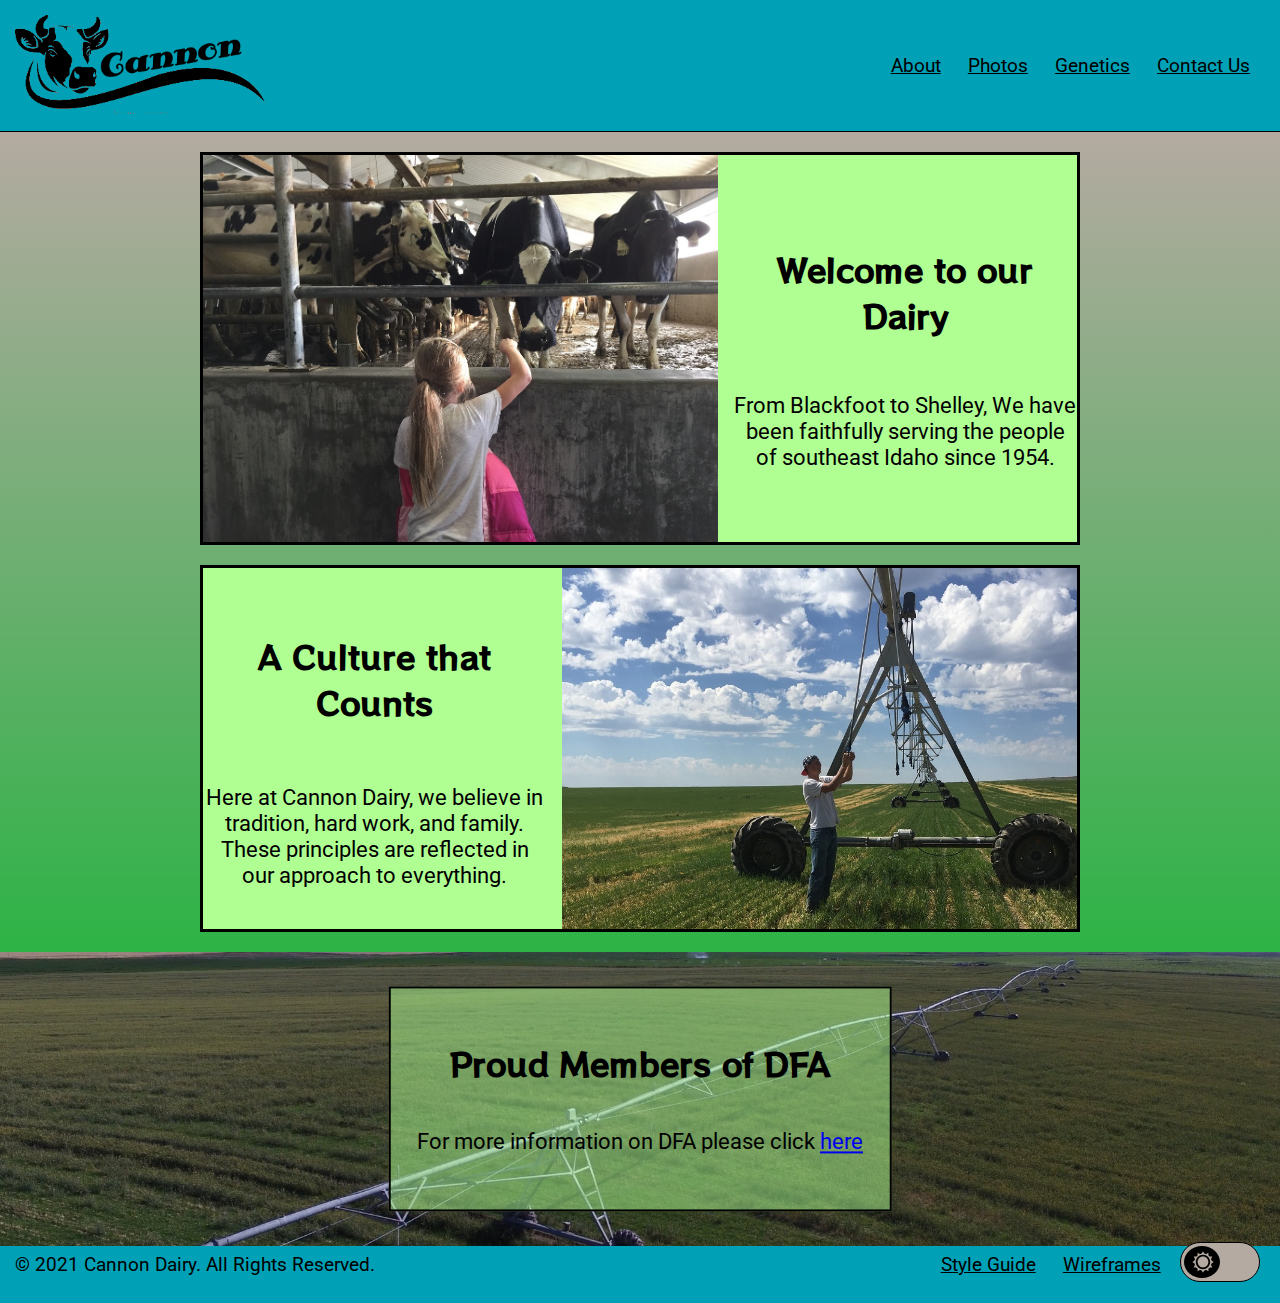
<file: index.html>
<!doctype html>
<html lang="en">
<head>
    <meta charset="utf-8">
    <meta name="author" content="Stockton Cannon">
    <meta name="keywords" content="Dairy, Cannon, Cows, Farm, Ag, Agriculture, Idaho">
    <meta name="description" content="Main Website for Cannon Dairy">
    <meta name="viewport" content="width=device-width, initial-scale=1.0">
    <title>Home</title>
    <link rel="preconnect" href="https://fonts.gstatic.com">
        <!-- YOU WILL EDIT THE CODE BELOW TO LOAD YOUR FONTS -->
    <link href="https://fonts.googleapis.com/css2?family=Roboto&family=RocknRoll+One&display=swap" rel="stylesheet">
    <link rel="stylesheet" href="css/normalize.css">
    <link rel="stylesheet" href="css/main.css">
    <script src="js/dark-mode.js"></script>
</head>
<body>
    <header>
        <div id="logo-wrapper">
            <a href="index.html">
                <img src="assets/home/logo-final.png" id="logo" alt="logo">
            </a>
        </div>
        <nav>
            <ul>
                <li>
                    <a href="about.html">
                        About
                    </a>
                </li>
                <li>
                    <a href="photo-gallery.html">
                        Photos
                    </a>
                </li>
                <li>
                    <a href="genetics.html">
                        Genetics
                    </a>
                </li>
                <li>
                    <a href="contact-us.html">
                        Contact Us
                    </a>
                </li>
            </ul>
        </nav>
    </header>
    <main>
        <div id="mid-hp-content">
            <section class="gridimgleft box">
                <div class="img75 col1 grow">
                    <img src="assets/home/brin-cow.JPG" alt="cows">
                </div>
                <div class="col2">
                    <h1>Welcome to our Dairy</h1>
                    <p>From Blackfoot to Shelley, We have been faithfully serving the people of southeast Idaho since 1954.</p>
                </div>
            </section>
            <section class="gridimgright box">
                <div class="col1">
                    <h2>A Culture that Counts</h2>
                    <p>Here at Cannon Dairy, we believe in tradition, hard work, and family.  These principles are reflected in our approach to everything.</p>
                </div>
                <div class="img75 col2 grow">
                    <img src="assets/home/pivot.JPG" alt="farmer">
                </div>
            </section> 
        </div>
        <section class="container fit">
            <img id="bottom-banner" src="assets/home/banner.JPG" alt="farmland">
            <div class="text-box">
                <h3>Proud Members of DFA</h3>
                <p>For more information on DFA please click <a href="https://www.dfamilk.com/">here</a></p>
            </div>
        </section>
    </main>
    <footer>
        <div id="legal">
            &copy; 2021 Cannon Dairy. All Rights Reserved.
        </div>
        <nav>
            <ul>
                <li>
                    <a href="style-guide.html">
                        Style Guide
                    </a>
                </li>
                <li>
                    <a href="wireframes.html">
                        Wireframes
                    </a>
                </li>
            </ul>
        </nav>
        <div id="dark-mode">
            <div class="icon" id="sun-icon">
                <svg xmlns="http://www.w3.org/2000/svg" width="24" height="24" viewBox="0 0 24 24"><path d="M22.088 13.126l1.912-1.126-1.912-1.126c-1.021-.602-1.372-1.91-.788-2.942l1.093-1.932-2.22-.02c-1.185-.01-2.143-.968-2.153-2.153l-.02-2.219-1.932 1.093c-1.031.583-2.34.233-2.941-.788l-1.127-1.913-1.127 1.913c-.602 1.021-1.91 1.372-2.941.788l-1.932-1.093-.02 2.219c-.01 1.185-.968 2.143-2.153 2.153l-2.22.02 1.093 1.932c.584 1.032.233 2.34-.788 2.942l-1.912 1.126 1.912 1.126c1.021.602 1.372 1.91.788 2.942l-1.093 1.932 2.22.02c1.185.01 2.143.968 2.153 2.153l.02 2.219 1.932-1.093c1.031-.583 2.34-.233 2.941.788l1.127 1.913 1.127-1.913c.602-1.021 1.91-1.372 2.941-.788l1.932 1.093.02-2.219c.011-1.185.969-2.143 2.153-2.153l2.22-.02-1.093-1.932c-.584-1.031-.234-2.34.788-2.942zm-10.117 6.874c-4.411 0-8-3.589-8-8s3.588-8 8-8 8 3.589 8 8-3.589 8-8 8zm6.029-8c0 3.313-2.687 6-6 6s-6-2.687-6-6 2.687-6 6-6 6 2.687 6 6z"/></svg>
            </div>
            <div id="tgl-wrapper">
                <input class="tgl" id="dark-mode-toggle" type="checkbox"/>
                <label class="tgl-btn" for="dark-mode-toggle"></label>
            </div>
            <div class="icon" id="moon-icon">
                <svg xmlns="http://www.w3.org/2000/svg" width="24" height="24" viewBox="0 0 24 24"><path d="M12 10.999c1.437.438 2.562 1.564 2.999 3.001.44-1.437 1.565-2.562 3.001-3-1.436-.439-2.561-1.563-3.001-3-.437 1.436-1.562 2.561-2.999 2.999zm8.001.001c.958.293 1.707 1.042 2 2.001.291-.959 1.042-1.709 1.999-2.001-.957-.292-1.707-1.042-2-2-.293.958-1.042 1.708-1.999 2zm-1-9c-.437 1.437-1.563 2.562-2.998 3.001 1.438.44 2.561 1.564 3.001 3.002.437-1.438 1.563-2.563 2.996-3.002-1.433-.437-2.559-1.564-2.999-3.001zm-7.001 22c-6.617 0-12-5.383-12-12s5.383-12 12-12c1.894 0 3.63.497 5.37 1.179-2.948.504-9.37 3.266-9.37 10.821 0 7.454 5.917 10.208 9.37 10.821-1.5.846-3.476 1.179-5.37 1.179z"/></svg>
            </div>
        </div>
    </footer>
</body>
</html>
</file>
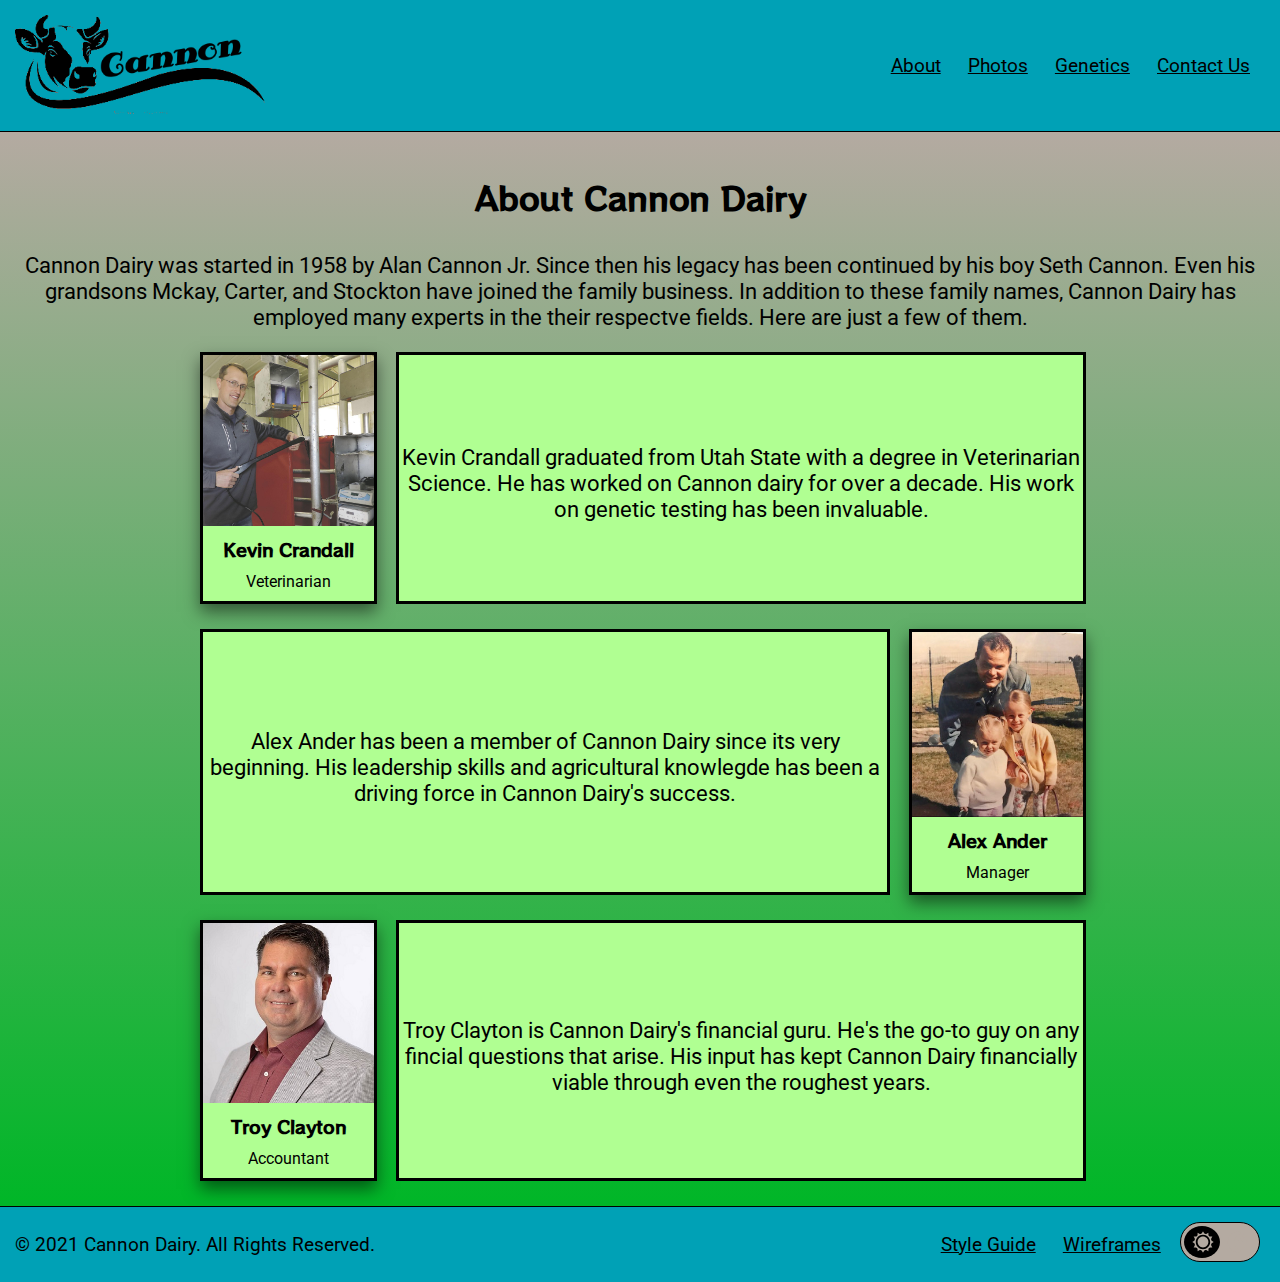
<file: about.html>
<!doctype html>
<html lang="en">
<head>
    <meta charset="utf-8">
    <meta name="author" content="Stockton Cannon">
    <meta name="keywords" content="Dairy, Cannon, Cows, Farm, Ag, Agriculture, Idaho">
    <meta name="description" content="Main Website for Cannon Dairy">
    <meta name="viewport" content="width=device-width, initial-scale=1.0">
    <title>About Us</title>
    <link rel="preconnect" href="https://fonts.gstatic.com">
        <!-- YOU WILL EDIT THE CODE BELOW TO LOAD YOUR FONTS -->
    <link href="https://fonts.googleapis.com/css2?family=Roboto&family=RocknRoll+One&display=swap" rel="stylesheet">
    <link rel="stylesheet" href="css/normalize.css">
    <link rel="stylesheet" href="css/main.css">
    <script src="js/dark-mode.js"></script>
</head>
<body>
    <header>
        <div id="logo-wrapper">
            <a href="index.html">
                <img src="assets/home/logo-final.png" id="logo" alt="logo">
            </a>
        </div>
        <nav>
            <ul>
                <li>
                    <a href="about.html">
                        About
                    </a>
                </li>
                <li>
                    <a href="photo-gallery.html">
                        Photos
                    </a>
                </li>
                <li>
                    <a href="genetics.html">
                        Genetics
                    </a>
                </li>
                <li>
                    <a href="contact-us.html">
                        Contact Us
                    </a>
                </li>
            </ul>
        </nav>
    </header>
    <main>
        <h1>About Cannon Dairy</h1>
        <p>Cannon Dairy was started in 1958 by Alan Cannon Jr.  Since then his legacy has been continued by his boy Seth Cannon.  Even his grandsons Mckay, Carter, and Stockton have joined the family business.  In addition to these family names, Cannon Dairy has employed many experts in the their respectve fields.  Here are just a few of them.</p>

        <section class="gridcardleft">
            <div class="col1 card">
                <img src="assets/about/Kevin.jpg" alt="Kevin's Picture">
                <h2 class="cardfontheader"><b>Kevin Crandall</b></h2>
                <p class="cardfontcontent">Veterinarian</p>
            </div>
            <div class="col2 bio">
                <p>Kevin Crandall graduated from Utah State with a degree in Veterinarian Science.  He has worked on Cannon dairy for over a decade.  His work on genetic testing has been invaluable.</p>
            </div>
        </section>

        <section class="gridcardright">
            <div class="col1 bio">
                <p>Alex Ander has been a member of Cannon Dairy since its very beginning.  His leadership skills and agricultural knowlegde has been a driving force in Cannon Dairy's success.</p>
            </div>
            <div class="col2 card">
                <img src="assets/about/alex.jpg" alt="Alex's Picture">
                <h3 class="cardfontheader"><b>Alex Ander</b></h3>
                <p class="cardfontcontent">Manager</p>
            </div>
        </section>

        <section class="gridcardleft">
            <div class="col1 card">
                <img src="assets/about/troy.jpg" alt="Troy's Picture">
                <h4 class="cardfontheader"><b>Troy Clayton</b></h4>
                <p class="cardfontcontent">Accountant</p>
            </div>
            <div class="col2 bio">
                <p>Troy Clayton is Cannon Dairy's financial guru.  He's the go-to guy on any fincial questions that arise.  His input has kept Cannon Dairy financially viable through even the roughest years.</p>
            </div>
        </section>
        
    </main>
    <footer>
        <div id="legal">
            &copy; 2021 Cannon Dairy. All Rights Reserved.
        </div>
        <nav>
            <ul>
                <li>
                    <a href="style-guide.html">
                        Style Guide
                    </a>
                </li>
                <li>
                    <a href="wireframes.html">
                        Wireframes
                    </a>
                </li>
            </ul>
        </nav>
        <div id="dark-mode">
            <div class="icon" id="sun-icon">
                <svg xmlns="http://www.w3.org/2000/svg" width="24" height="24" viewBox="0 0 24 24"><path d="M22.088 13.126l1.912-1.126-1.912-1.126c-1.021-.602-1.372-1.91-.788-2.942l1.093-1.932-2.22-.02c-1.185-.01-2.143-.968-2.153-2.153l-.02-2.219-1.932 1.093c-1.031.583-2.34.233-2.941-.788l-1.127-1.913-1.127 1.913c-.602 1.021-1.91 1.372-2.941.788l-1.932-1.093-.02 2.219c-.01 1.185-.968 2.143-2.153 2.153l-2.22.02 1.093 1.932c.584 1.032.233 2.34-.788 2.942l-1.912 1.126 1.912 1.126c1.021.602 1.372 1.91.788 2.942l-1.093 1.932 2.22.02c1.185.01 2.143.968 2.153 2.153l.02 2.219 1.932-1.093c1.031-.583 2.34-.233 2.941.788l1.127 1.913 1.127-1.913c.602-1.021 1.91-1.372 2.941-.788l1.932 1.093.02-2.219c.011-1.185.969-2.143 2.153-2.153l2.22-.02-1.093-1.932c-.584-1.031-.234-2.34.788-2.942zm-10.117 6.874c-4.411 0-8-3.589-8-8s3.588-8 8-8 8 3.589 8 8-3.589 8-8 8zm6.029-8c0 3.313-2.687 6-6 6s-6-2.687-6-6 2.687-6 6-6 6 2.687 6 6z"/></svg>
            </div>
            <div id="tgl-wrapper">
                <input class="tgl" id="dark-mode-toggle" type="checkbox"/>
                <label class="tgl-btn" for="dark-mode-toggle"></label>
            </div>
            <div class="icon" id="moon-icon">
                <svg xmlns="http://www.w3.org/2000/svg" width="24" height="24" viewBox="0 0 24 24"><path d="M12 10.999c1.437.438 2.562 1.564 2.999 3.001.44-1.437 1.565-2.562 3.001-3-1.436-.439-2.561-1.563-3.001-3-.437 1.436-1.562 2.561-2.999 2.999zm8.001.001c.958.293 1.707 1.042 2 2.001.291-.959 1.042-1.709 1.999-2.001-.957-.292-1.707-1.042-2-2-.293.958-1.042 1.708-1.999 2zm-1-9c-.437 1.437-1.563 2.562-2.998 3.001 1.438.44 2.561 1.564 3.001 3.002.437-1.438 1.563-2.563 2.996-3.002-1.433-.437-2.559-1.564-2.999-3.001zm-7.001 22c-6.617 0-12-5.383-12-12s5.383-12 12-12c1.894 0 3.63.497 5.37 1.179-2.948.504-9.37 3.266-9.37 10.821 0 7.454 5.917 10.208 9.37 10.821-1.5.846-3.476 1.179-5.37 1.179z"/></svg>
            </div>
        </div>
    </footer>
</body>
</html>
</file>
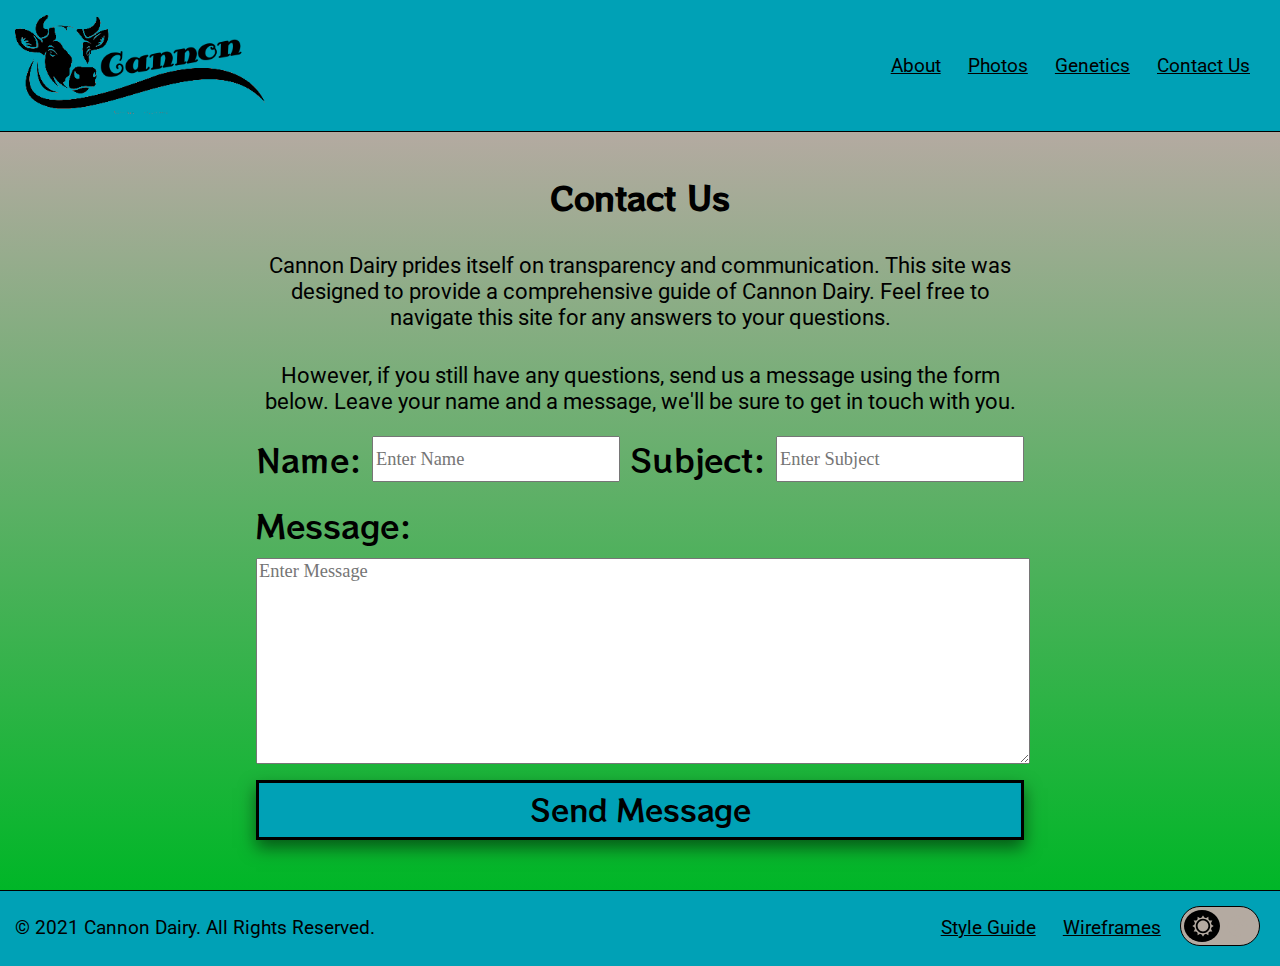
<file: contact-us.html>
<!doctype html>
<html lang="en">
<head>
    <meta charset="utf-8">
    <meta name="author" content="Stockton Cannon">
    <meta name="keywords" content="Dairy, Cannon, Cows, Farm, Ag, Agriculture, Idaho">
    <meta name="description" content="Main Website for Cannon Dairy">
    <meta name="viewport" content="width=device-width, initial-scale=1.0">
    <title>Contact Us</title>
    <link rel="preconnect" href="https://fonts.gstatic.com">
        <!-- YOU WILL EDIT THE CODE BELOW TO LOAD YOUR FONTS -->
    <link href="https://fonts.googleapis.com/css2?family=Roboto&family=RocknRoll+One&display=swap" rel="stylesheet">
    <link rel="stylesheet" href="css/normalize.css">
    <link rel="stylesheet" href="css/main.css">
    <script src="js/dark-mode.js"></script>
</head>
<body>
    <header>
        <div id="logo-wrapper">
            <a href="index.html">
                <img src="assets/home/logo-final.png" id="logo" alt="logo">
            </a>
        </div>
        <nav>
            <ul>
                <li>
                    <a href="about.html">
                        About
                    </a>
                </li>
                <li>
                    <a href="photo-gallery.html">
                        Photos
                    </a>
                </li>
                <li>
                    <a href="genetics.html">
                        Genetics
                    </a>
                </li>
                <li>
                    <a href="contact-us.html">
                        Contact Us
                    </a>
                </li>
            </ul>
        </nav>
    </header>
    <main class="about-us-border">

        <h1>Contact Us</h1>

        <p>Cannon Dairy prides itself on transparency and communication.  This site was designed to provide a comprehensive guide of Cannon Dairy.  Feel free to navigate this site for any answers to your questions.</p>

        <p>However, if you still have any questions, send us a message using the form below.  Leave your name and a message, we'll be sure to get in touch with you.</p>

        <script src="js/fake-send.js"></script>

        <form method="GET" action="contact-us.html" id="contact-form">
            <div class="top-form">
                <label>Name:</label>
                <input type="text" placeholder="Enter Name">
                <label>Subject:</label>
                <input type="text" placeholder="Enter Subject">
            </div>

            <label class="msglabel">Message:</label>
            <textarea  id="message" placeholder="Enter Message"></textarea>
            <input type="submit" value="Send Message" id="contact-form-submit">
            <div id="contact-form-message"></div>
        </form>

    </main>
    <footer>
        <div id="legal">
            &copy; 2021 Cannon Dairy. All Rights Reserved.
        </div>
        <nav>
            <ul>
                <li>
                    <a href="style-guide.html">
                        Style Guide
                    </a>
                </li>
                <li>
                    <a href="wireframes.html">
                        Wireframes
                    </a>
                </li>
            </ul>
        </nav>
        <div id="dark-mode">
            <div class="icon" id="sun-icon">
                <svg xmlns="http://www.w3.org/2000/svg" width="24" height="24" viewBox="0 0 24 24"><path d="M22.088 13.126l1.912-1.126-1.912-1.126c-1.021-.602-1.372-1.91-.788-2.942l1.093-1.932-2.22-.02c-1.185-.01-2.143-.968-2.153-2.153l-.02-2.219-1.932 1.093c-1.031.583-2.34.233-2.941-.788l-1.127-1.913-1.127 1.913c-.602 1.021-1.91 1.372-2.941.788l-1.932-1.093-.02 2.219c-.01 1.185-.968 2.143-2.153 2.153l-2.22.02 1.093 1.932c.584 1.032.233 2.34-.788 2.942l-1.912 1.126 1.912 1.126c1.021.602 1.372 1.91.788 2.942l-1.093 1.932 2.22.02c1.185.01 2.143.968 2.153 2.153l.02 2.219 1.932-1.093c1.031-.583 2.34-.233 2.941.788l1.127 1.913 1.127-1.913c.602-1.021 1.91-1.372 2.941-.788l1.932 1.093.02-2.219c.011-1.185.969-2.143 2.153-2.153l2.22-.02-1.093-1.932c-.584-1.031-.234-2.34.788-2.942zm-10.117 6.874c-4.411 0-8-3.589-8-8s3.588-8 8-8 8 3.589 8 8-3.589 8-8 8zm6.029-8c0 3.313-2.687 6-6 6s-6-2.687-6-6 2.687-6 6-6 6 2.687 6 6z"/></svg>
            </div>
            <div id="tgl-wrapper">
                <input class="tgl" id="dark-mode-toggle" type="checkbox"/>
                <label class="tgl-btn" for="dark-mode-toggle"></label>
            </div>
            <div class="icon" id="moon-icon">
                <svg xmlns="http://www.w3.org/2000/svg" width="24" height="24" viewBox="0 0 24 24"><path d="M12 10.999c1.437.438 2.562 1.564 2.999 3.001.44-1.437 1.565-2.562 3.001-3-1.436-.439-2.561-1.563-3.001-3-.437 1.436-1.562 2.561-2.999 2.999zm8.001.001c.958.293 1.707 1.042 2 2.001.291-.959 1.042-1.709 1.999-2.001-.957-.292-1.707-1.042-2-2-.293.958-1.042 1.708-1.999 2zm-1-9c-.437 1.437-1.563 2.562-2.998 3.001 1.438.44 2.561 1.564 3.001 3.002.437-1.438 1.563-2.563 2.996-3.002-1.433-.437-2.559-1.564-2.999-3.001zm-7.001 22c-6.617 0-12-5.383-12-12s5.383-12 12-12c1.894 0 3.63.497 5.37 1.179-2.948.504-9.37 3.266-9.37 10.821 0 7.454 5.917 10.208 9.37 10.821-1.5.846-3.476 1.179-5.37 1.179z"/></svg>
            </div>
        </div>
    </footer>
</body>
</html>
</file>
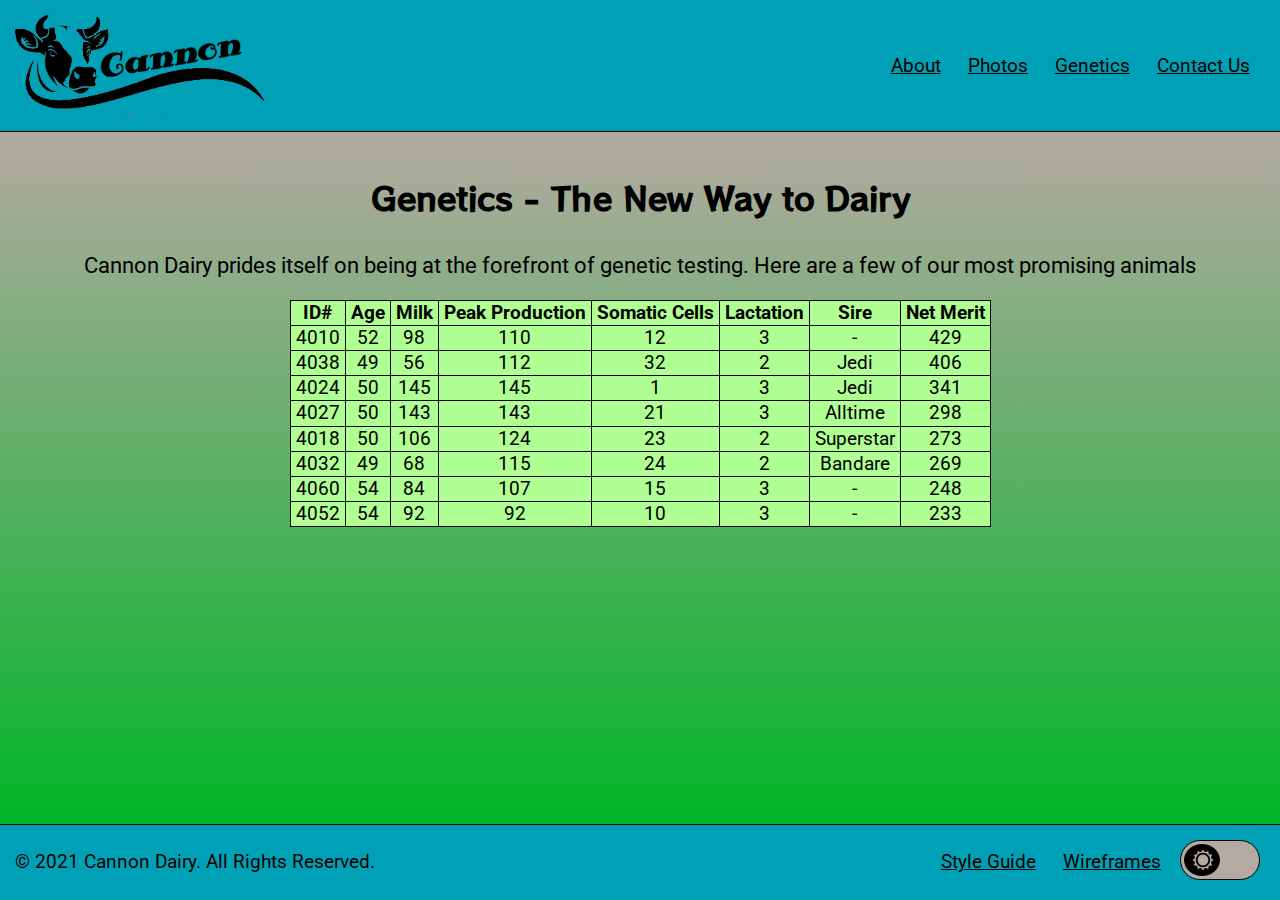
<file: genetics.html>
<!doctype html>
<html lang="en">
<head>
    <meta charset="utf-8">
    <meta name="author" content="Stockton Cannon">
    <meta name="keywords" content="Dairy, Cannon, Cows, Farm, Ag, Agriculture, Idaho">
    <meta name="description" content="Main Website for Cannon Dairy">
    <meta name="viewport" content="width=device-width, initial-scale=1.0">
    <title>Genetics</title>
    <link rel="preconnect" href="https://fonts.gstatic.com">
        <!-- YOU WILL EDIT THE CODE BELOW TO LOAD YOUR FONTS -->
    <link href="https://fonts.googleapis.com/css2?family=Roboto&family=RocknRoll+One&display=swap" rel="stylesheet">
    <link rel="stylesheet" href="css/normalize.css">
    <link rel="stylesheet" href="css/main.css">
    <script src="js/dark-mode.js"></script>
</head>
<body>
    <header>
        <div id="logo-wrapper">
            <a href="index.html">
                <img src="assets/home/logo-final.png" id="logo" alt="logo">
            </a>
        </div>
        <nav>
            <ul>
                <li>
                    <a href="about.html">
                        About
                    </a>
                </li>
                <li>
                    <a href="photo-gallery.html">
                        Photos
                    </a>
                </li>
                <li>
                    <a href="genetics.html">
                        Genetics
                    </a>
                </li>
                <li>
                    <a href="contact-us.html">
                        Contact Us
                    </a>
                </li>
            </ul>
        </nav>
    </header>
    <main>

        <h1>Genetics - The New Way to Dairy</h1>
        <p>Cannon Dairy prides itself on being at the forefront of genetic testing.  Here are a few of our most promising animals</p>

        <table>
            <tr>
                <th>ID#</th>
                <th>Age</th>
                <th>Milk</th>
                <th>Peak Production</th>
                <th>Somatic Cells</th>
                <th>Lactation</th>
                <th>Sire</th>
                <th>Net Merit</th>
            </tr>
            <tr>
                <td>4010</td>
                <td>52</td>
                <td>98</td>
                <td>110</td>
                <td>12</td>
                <td>3</td>
                <td>-</td>
                <td>429</td>
            </tr>
            <tr>
                <td>4038</td>
                <td>49</td>
                <td>56</td>
                <td>112</td>
                <td>32</td>
                <td>2</td>
                <td>Jedi</td>
                <td>406</td>
            </tr>
            <tr>
                <td>4024</td>
                <td>50</td>
                <td>145</td>
                <td>145</td>
                <td>1</td>
                <td>3</td>
                <td>Jedi</td>
                <td>341</td>
            </tr>
            <tr>
                <td>4027</td>
                <td>50</td>
                <td>143</td>
                <td>143</td>
                <td>21</td>
                <td>3</td>
                <td>Alltime</td>
                <td>298</td>
            </tr>
            <tr>
                <td>4018</td>
                <td>50</td>
                <td>106</td>
                <td>124</td>
                <td>23</td>
                <td>2</td>
                <td>Superstar</td>
                <td>273</td>
            </tr>
            <tr>
                <td>4032</td>
                <td>49</td>
                <td>68</td>
                <td>115</td>
                <td>24</td>
                <td>2</td>
                <td>Bandare</td>
                <td>269</td>
            </tr>
            <tr>
                <td>4060</td>
                <td>54</td>
                <td>84</td>
                <td>107</td>
                <td>15</td>
                <td>3</td>
                <td>-</td>
                <td>248</td>
            </tr>
            <tr>
                <td>4052</td>
                <td>54</td>
                <td>92</td>
                <td>92</td>
                <td>10</td>
                <td>3</td>
                <td>-</td>
                <td>233</td>
            </tr>
        </table>

    </main>
    <footer>
        <div id="legal">
            &copy; 2021 Cannon Dairy. All Rights Reserved.
        </div>
        <nav>
            <ul>
                <li>
                    <a href="style-guide.html">
                        Style Guide
                    </a>
                </li>
                <li>
                    <a href="wireframes.html">
                        Wireframes
                    </a>
                </li>
            </ul>
        </nav>
        <div id="dark-mode">
            <div class="icon" id="sun-icon">
                <svg xmlns="http://www.w3.org/2000/svg" width="24" height="24" viewBox="0 0 24 24"><path d="M22.088 13.126l1.912-1.126-1.912-1.126c-1.021-.602-1.372-1.91-.788-2.942l1.093-1.932-2.22-.02c-1.185-.01-2.143-.968-2.153-2.153l-.02-2.219-1.932 1.093c-1.031.583-2.34.233-2.941-.788l-1.127-1.913-1.127 1.913c-.602 1.021-1.91 1.372-2.941.788l-1.932-1.093-.02 2.219c-.01 1.185-.968 2.143-2.153 2.153l-2.22.02 1.093 1.932c.584 1.032.233 2.34-.788 2.942l-1.912 1.126 1.912 1.126c1.021.602 1.372 1.91.788 2.942l-1.093 1.932 2.22.02c1.185.01 2.143.968 2.153 2.153l.02 2.219 1.932-1.093c1.031-.583 2.34-.233 2.941.788l1.127 1.913 1.127-1.913c.602-1.021 1.91-1.372 2.941-.788l1.932 1.093.02-2.219c.011-1.185.969-2.143 2.153-2.153l2.22-.02-1.093-1.932c-.584-1.031-.234-2.34.788-2.942zm-10.117 6.874c-4.411 0-8-3.589-8-8s3.588-8 8-8 8 3.589 8 8-3.589 8-8 8zm6.029-8c0 3.313-2.687 6-6 6s-6-2.687-6-6 2.687-6 6-6 6 2.687 6 6z"/></svg>
            </div>
            <div id="tgl-wrapper">
                <input class="tgl" id="dark-mode-toggle" type="checkbox"/>
                <label class="tgl-btn" for="dark-mode-toggle"></label>
            </div>
            <div class="icon" id="moon-icon">
                <svg xmlns="http://www.w3.org/2000/svg" width="24" height="24" viewBox="0 0 24 24"><path d="M12 10.999c1.437.438 2.562 1.564 2.999 3.001.44-1.437 1.565-2.562 3.001-3-1.436-.439-2.561-1.563-3.001-3-.437 1.436-1.562 2.561-2.999 2.999zm8.001.001c.958.293 1.707 1.042 2 2.001.291-.959 1.042-1.709 1.999-2.001-.957-.292-1.707-1.042-2-2-.293.958-1.042 1.708-1.999 2zm-1-9c-.437 1.437-1.563 2.562-2.998 3.001 1.438.44 2.561 1.564 3.001 3.002.437-1.438 1.563-2.563 2.996-3.002-1.433-.437-2.559-1.564-2.999-3.001zm-7.001 22c-6.617 0-12-5.383-12-12s5.383-12 12-12c1.894 0 3.63.497 5.37 1.179-2.948.504-9.37 3.266-9.37 10.821 0 7.454 5.917 10.208 9.37 10.821-1.5.846-3.476 1.179-5.37 1.179z"/></svg>
            </div>
        </div>
    </footer>
</body>
</html>
</file>
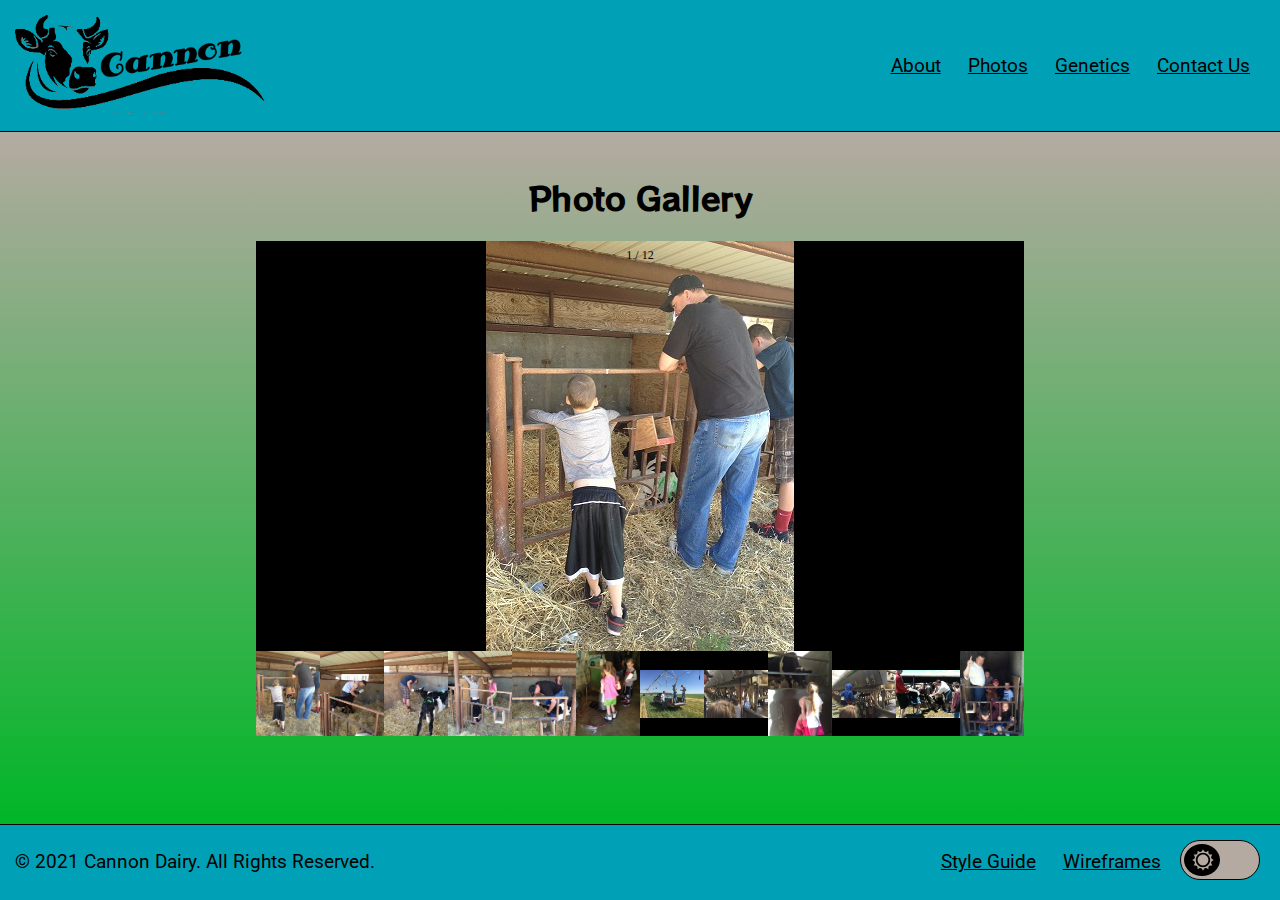
<file: photo-gallery.html>
<!doctype html>
<html lang="en">
<head>
    <meta charset="utf-8">
    <meta name="author" content="Stockton Cannon">
    <meta name="keywords" content="Dairy, Cannon, Cows, Farm, Ag, Agriculture, Idaho">
    <meta name="description" content="Main Website for Cannon Dairy">
    <meta name="viewport" content="width=device-width, initial-scale=1.0">
    <title>Photo Gallery</title>
    <link rel="preconnect" href="https://fonts.gstatic.com">
        <!-- YOU WILL EDIT THE CODE BELOW TO LOAD YOUR FONTS -->
    <link href="https://fonts.googleapis.com/css2?family=Roboto&family=RocknRoll+One&display=swap" rel="stylesheet">
    <link rel="stylesheet" href="css/normalize.css">
    <link rel="stylesheet" href="css/main.css">
    <script src="js/dark-mode.js"></script>
    <script src="js/gallery.js"></script>
</head>
<body>
    <header>
        <div id="logo-wrapper">
            <a href="index.html">
                <img src="assets/home/logo-final.png" id="logo" alt="logo">
            </a>
        </div>
        <nav>
            <ul>
                <li>
                    <a href="about.html">
                        About
                    </a>
                </li>
                <li>
                    <a href="photo-gallery.html">
                        Photos
                    </a>
                </li>
                <li>
                    <a href="genetics.html">
                        Genetics
                    </a>
                </li>
                <li>
                    <a href="contact-us.html">
                        Contact Us
                    </a>
                </li>
            </ul>
        </nav>
    </header>
    <main>

        <h1>Photo Gallery</h1>

<!-- Container for the image gallery -->
        <div class="gallery">

            <!-- Full-width images with number text -->
            <div id="imgwindow">  
                <div class="slides slideone">
                <div class="numbertext">1 / 12</div>
                    <img src="assets/photo-gallery/1.JPG" alt="father and son with calves">
                </div>
            
                <div class="slides">
                <div class="numbertext">2 / 12</div>
                    <img src="assets/photo-gallery/2.JPG" alt="boy feeding calf">
                </div>
            
                <div class="slides">
                <div class="numbertext">3 / 12</div>
                    <img src="assets/photo-gallery/3.JPG" alt="boy feeding calf">
                </div>
            
                <div class="slides">
                <div class="numbertext">4 / 12</div>
                    <img src="assets/photo-gallery/4.JPG" alt="kids in calf pen">
                </div>
            
                <div class="slides">
                <div class="numbertext">5 / 12</div>
                    <img src="assets/photo-gallery/5.JPG" alt="man feeding calf">
                </div>
            
                <div class="slides">
                <div class="numbertext">6 / 12</div>
                    <img src="assets/photo-gallery/6.JPG" alt="boy and girl with calf bottles">
                </div>
            
                <div class="slides">
                <div class="numbertext">7 / 12</div>
                    <img src="assets/photo-gallery/7.JPG" style="width:100%" alt="working on pivot">
                </div>
            
                <div class="slides">
                <div class="numbertext">8 / 12</div>
                    <img src="assets/photo-gallery/8.JPG" style="width:100%" alt="milking cows">
                </div>
            
                <div class="slides">
                <div class="numbertext">9 / 12</div>
                    <img src="assets/photo-gallery/9.JPG" alt="girl and cow">
                </div>
            
                <div class="slides">
                <div class="numbertext">10 / 12</div>
                    <img src="assets/photo-gallery/10.JPG" style="width:100%" alt="milking barn">
                </div>
            
                <div class="slides">
                <div class="numbertext">11 / 12</div>
                    <img src="assets/photo-gallery/11.JPG" style="width:100%" alt="family and cow">
                </div>
            
                <div class="slides">
                <div class="numbertext">12 / 12</div>
                    <img src="assets/photo-gallery/12.JPG" alt="family in cow pen">
                </div>
            </div>  

        
            <!-- Thumbnail images -->
            <div class="gallery-options">
                <div class="column">
                    <img class="demo cursor" src="assets/photo-gallery/1.JPG" style="width:100%" onclick="currentSlide(1)" alt="demo image 1">
                </div>
                <div class="column">
                    <img class="demo cursor" src="assets/photo-gallery/2.JPG" style="width:100%" onclick="currentSlide(2)" alt="demo image 2">
                </div>
                <div class="column">
                    <img class="demo cursor" src="assets/photo-gallery/3.JPG" style="width:100%" onclick="currentSlide(3)" alt="demo image 3">
                </div>
                <div class="column">
                    <img class="demo cursor" src="assets/photo-gallery/4.JPG" style="width:100%" onclick="currentSlide(4)" alt="demo image 4">
                </div>
                <div class="column">
                    <img class="demo cursor" src="assets/photo-gallery/5.JPG" style="width:100%" onclick="currentSlide(5)" alt="demo image 5">
                </div>
                <div class="column">
                    <img class="demo cursor" src="assets/photo-gallery/6.JPG" style="width:100%" onclick="currentSlide(6)" alt="demo image 6">
                </div>

                <div class="column">
                    <img class="demo cursor" src="assets/photo-gallery/7.JPG" style="width:100%" onclick="currentSlide(7)" alt="demo image 7">
                </div>
                <div class="column">
                    <img class="demo cursor" src="assets/photo-gallery/8.JPG" style="width:100%" onclick="currentSlide(8)" alt="demo image 8">
                </div>
                <div class="column">
                    <img class="demo cursor" src="assets/photo-gallery/9.JPG" style="width:100%" onclick="currentSlide(9)" alt="demo image 9">
                </div>
                <div class="column">
                    <img class="demo cursor" src="assets/photo-gallery/10.JPG" style="width:100%" onclick="currentSlide(10)" alt="demo image 10">
                </div>
                <div class="column">
                    <img class="demo cursor" src="assets/photo-gallery/11.JPG" style="width:100%" onclick="currentSlide(11)" alt="demo image 11">
                </div>
                <div class="column">
                    <img class="demo cursor" src="assets/photo-gallery/12.JPG" style="width:100%" onclick="currentSlide(12)" alt="demo image 12">
                </div>
            </div>
        </div>


    </main>
    <footer>
        <div id="legal">
            &copy; 2021 Cannon Dairy. All Rights Reserved.
        </div>
        <nav>
            <ul>
                <li>
                    <a href="style-guide.html">
                        Style Guide
                    </a>
                </li>
                <li>
                    <a href="wireframes.html">
                        Wireframes
                    </a>
                </li>
            </ul>
        </nav>
        <div id="dark-mode">
            <div class="icon" id="sun-icon">
                <svg xmlns="http://www.w3.org/2000/svg" width="24" height="24" viewBox="0 0 24 24"><path d="M22.088 13.126l1.912-1.126-1.912-1.126c-1.021-.602-1.372-1.91-.788-2.942l1.093-1.932-2.22-.02c-1.185-.01-2.143-.968-2.153-2.153l-.02-2.219-1.932 1.093c-1.031.583-2.34.233-2.941-.788l-1.127-1.913-1.127 1.913c-.602 1.021-1.91 1.372-2.941.788l-1.932-1.093-.02 2.219c-.01 1.185-.968 2.143-2.153 2.153l-2.22.02 1.093 1.932c.584 1.032.233 2.34-.788 2.942l-1.912 1.126 1.912 1.126c1.021.602 1.372 1.91.788 2.942l-1.093 1.932 2.22.02c1.185.01 2.143.968 2.153 2.153l.02 2.219 1.932-1.093c1.031-.583 2.34-.233 2.941.788l1.127 1.913 1.127-1.913c.602-1.021 1.91-1.372 2.941-.788l1.932 1.093.02-2.219c.011-1.185.969-2.143 2.153-2.153l2.22-.02-1.093-1.932c-.584-1.031-.234-2.34.788-2.942zm-10.117 6.874c-4.411 0-8-3.589-8-8s3.588-8 8-8 8 3.589 8 8-3.589 8-8 8zm6.029-8c0 3.313-2.687 6-6 6s-6-2.687-6-6 2.687-6 6-6 6 2.687 6 6z"/></svg>
            </div>
            <div id="tgl-wrapper">
                <input class="tgl" id="dark-mode-toggle" type="checkbox"/>
                <label class="tgl-btn" for="dark-mode-toggle"></label>
            </div>
            <div class="icon" id="moon-icon">
                <svg xmlns="http://www.w3.org/2000/svg" width="24" height="24" viewBox="0 0 24 24"><path d="M12 10.999c1.437.438 2.562 1.564 2.999 3.001.44-1.437 1.565-2.562 3.001-3-1.436-.439-2.561-1.563-3.001-3-.437 1.436-1.562 2.561-2.999 2.999zm8.001.001c.958.293 1.707 1.042 2 2.001.291-.959 1.042-1.709 1.999-2.001-.957-.292-1.707-1.042-2-2-.293.958-1.042 1.708-1.999 2zm-1-9c-.437 1.437-1.563 2.562-2.998 3.001 1.438.44 2.561 1.564 3.001 3.002.437-1.438 1.563-2.563 2.996-3.002-1.433-.437-2.559-1.564-2.999-3.001zm-7.001 22c-6.617 0-12-5.383-12-12s5.383-12 12-12c1.894 0 3.63.497 5.37 1.179-2.948.504-9.37 3.266-9.37 10.821 0 7.454 5.917 10.208 9.37 10.821-1.5.846-3.476 1.179-5.37 1.179z"/></svg>
            </div>
        </div>
    </footer>
</body>
</html>
</file>
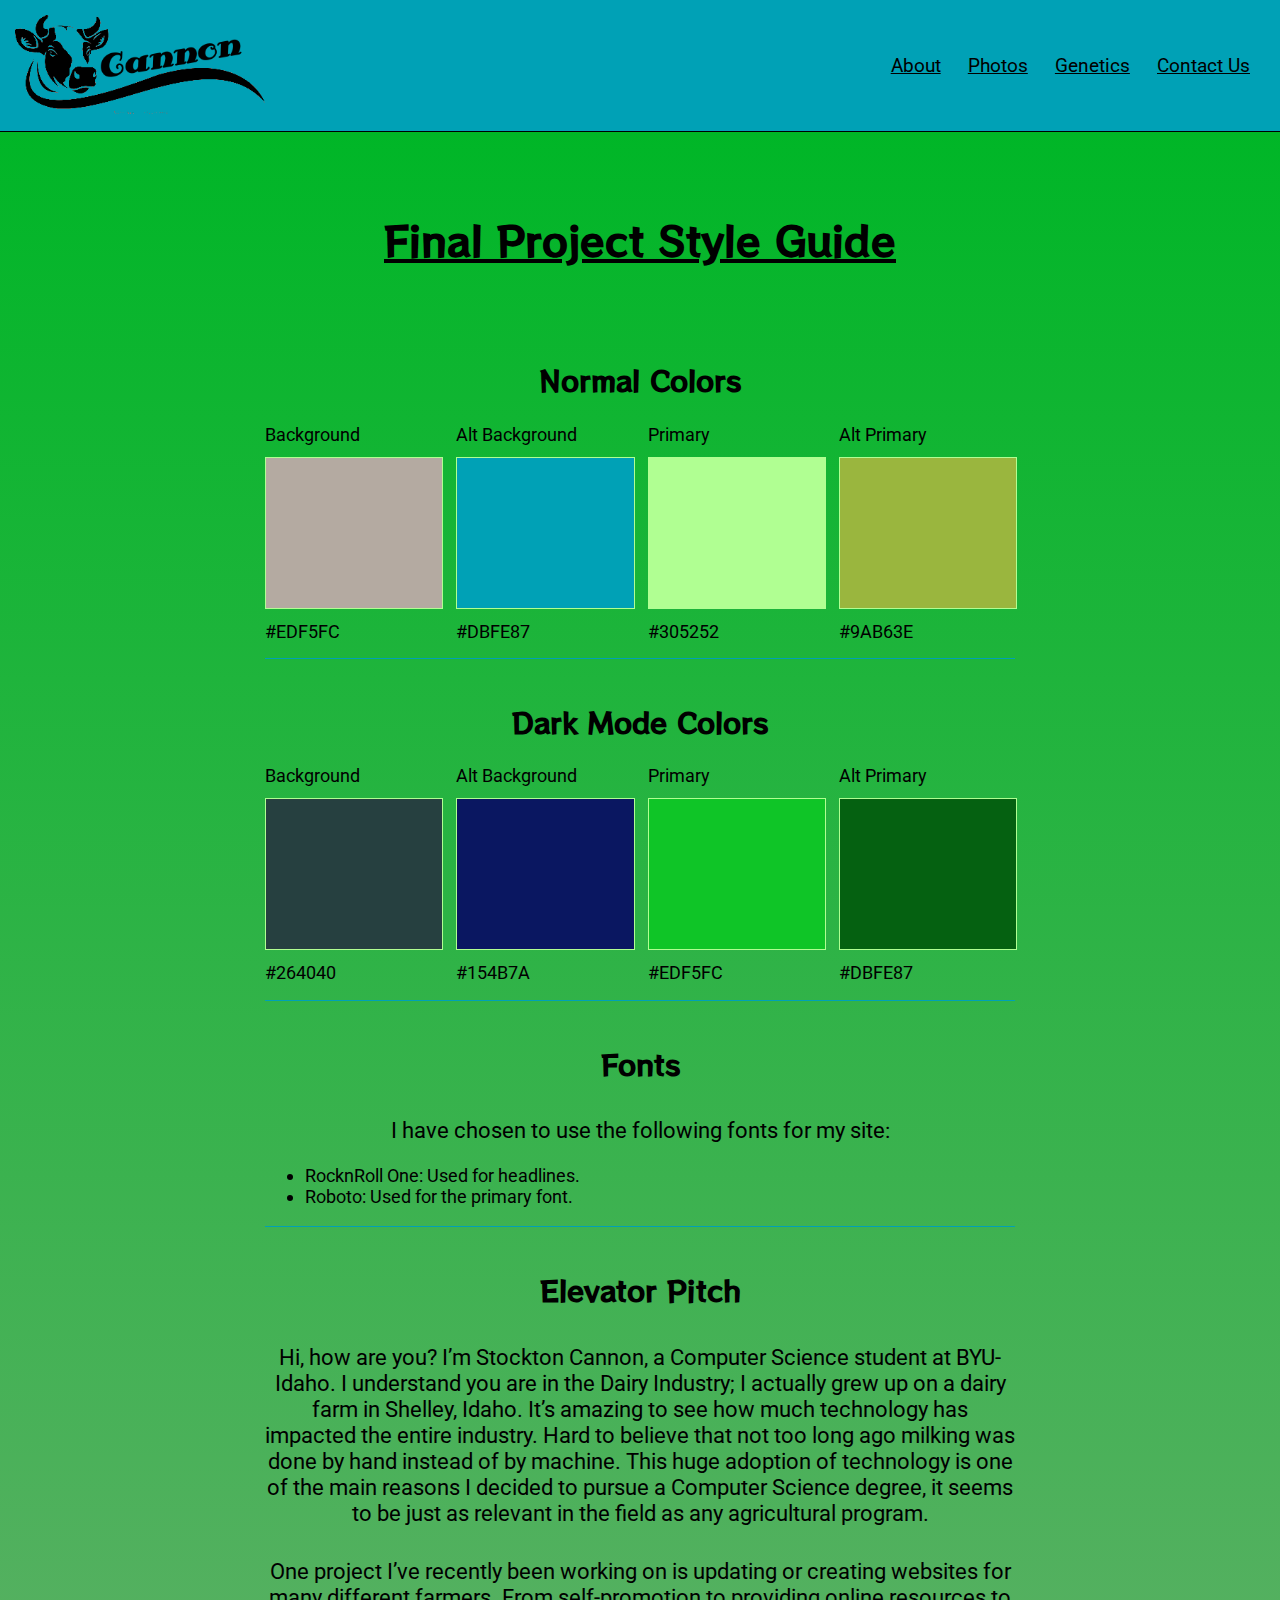
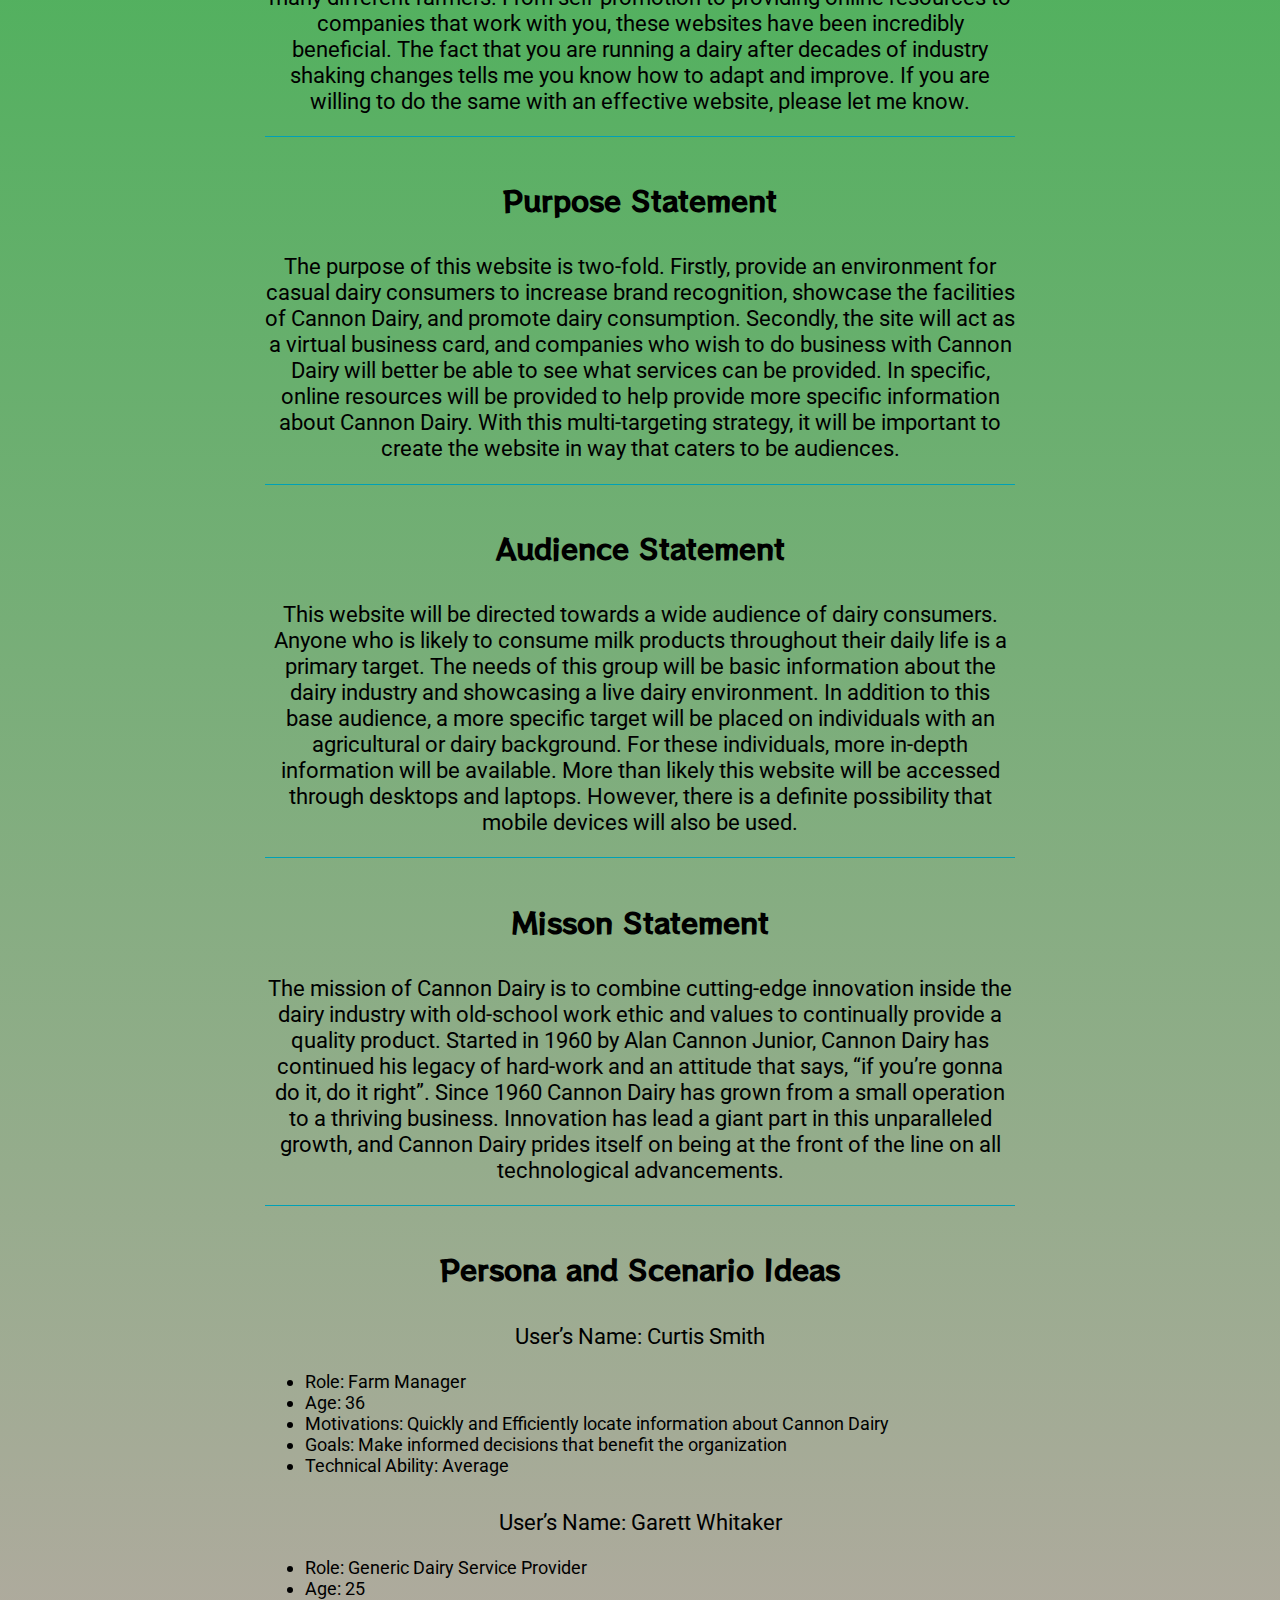
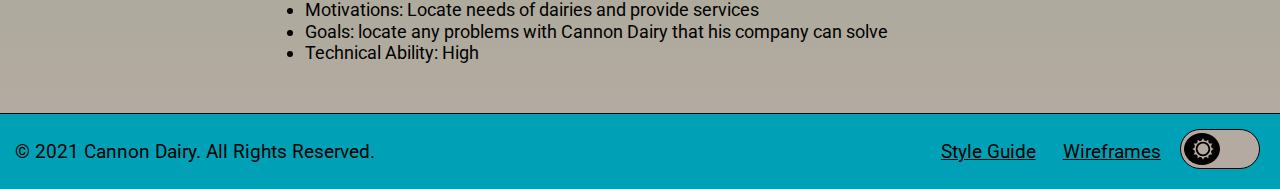
<file: style-guide.html>
<!doctype html>
<html lang="en">
<head>
    <meta charset="utf-8">
    <meta name="author" content="Stockton Cannon">
    <meta name="keywords" content="Dairy, Cannon, Cows, Farm, Ag, Agriculture, Idaho">
    <meta name="description" content="Main Website for Cannon Dairy">
    <meta name="viewport" content="width=device-width, initial-scale=1.0">
    <title>Style Guide</title>
    <link rel="preconnect" href="https://fonts.gstatic.com">
        <!-- YOU WILL EDIT THE CODE BELOW TO LOAD YOUR FONTS -->
    <link href="https://fonts.googleapis.com/css2?family=Roboto&family=RocknRoll+One&display=swap" rel="stylesheet">
    <link rel="stylesheet" href="css/normalize.css">
    <link rel="stylesheet" href="css/main.css">
    <link rel="stylesheet" href="css/style-guide.css">
    <script src="js/dark-mode.js"></script>
</head>
<body>
    <header>
        <div id="logo-wrapper">
            <a href="index.html">
                <img src="assets/home/logo-final.png" id="logo" alt="logo">
            </a>
        </div>
        <nav>
            <ul>
                <li>
                    <a href="about.html">
                        About
                    </a>
                </li>
                <li>
                    <a href="photo-gallery.html">
                        Photos
                    </a>
                </li>
                <li>
                    <a href="genetics.html">
                        Genetics
                    </a>
                </li>
                <li>
                    <a href="contact-us.html">
                        Contact Us
                    </a>
                </li>
            </ul>
        </nav>
    </header>
    <main>
        <h1>Final Project Style Guide</h1>
        <div>
            <h2>Normal Colors</h2>
            <div class="color-wrapper">
                <div class="title">
                    Background
                </div>
                <div class="color"></div>
                <div>
                    #EDF5FC
                </div>
            </div>
            <div class="color-wrapper">
                <div class="title">
                    Alt Background
                </div>
                <div class="color"></div>
                <div>
                    #DBFE87
                </div>
            </div>
            <div class="color-wrapper">
                <div class="title">
                    Primary
                </div>
                <div class="color"></div>
                <div>
                    #305252
                </div>
            </div>
            <div class="color-wrapper">
                <div class="title">
                    Alt Primary
                </div>
                <div class="color"></div>
                <div>
                    #9AB63E
                </div>
            </div>
        </div>
        <div>
            <h2>Dark Mode Colors</h2>
            <div class="color-wrapper">
                <div class="title">
                    Background
                </div>
                <div class="color"></div>
                <div>
                    #264040
                </div>
            </div>
            <div class="color-wrapper">
                <div class="title">
                    Alt Background
                </div>
                <div class="color"></div>
                <div>
                    #154B7A
                </div>
            </div>
            <div class="color-wrapper">
                <div class="title">
                    Primary
                </div>
                <div class="color"></div>
                <div>
                    #EDF5FC
                </div>
            </div>
            <div class="color-wrapper">
                <div class="title">
                    Alt Primary
                </div>
                <div class="color"></div>
                <div>
                    #DBFE87
                </div>
            </div>
        </div>
        <div>
            <h2>Fonts</h2>
            <p>
                I have chosen to use the following fonts for my site:
            </p>
            <ul>
                <li>
                    RocknRoll One:  Used for headlines.
                </li>
                <li>
                    Roboto:  Used for the primary font.
                </li>
            </ul>
        </div>
        <div>
            <h2>Elevator Pitch</h2>
            <p>
                Hi, how are you?  I’m Stockton Cannon, a Computer Science student at BYU-Idaho.  I understand you are in the Dairy Industry; I actually grew up on a dairy farm in Shelley, Idaho.  It’s amazing to see how much technology has impacted the entire industry.  Hard to believe that not too long ago milking was done by hand instead of by machine.  This huge adoption of technology is one of the main reasons I decided to pursue a Computer Science degree, it seems to be just as relevant in the field as any agricultural program.  
            </p>
            <p>
                One project I’ve recently been working on is updating or creating websites for many different farmers.  From self-promotion to providing online resources to companies that work with you, these websites have been incredibly beneficial.  The fact that you are running a dairy after decades of industry shaking changes tells me you know how to adapt and improve.  If you are willing to do the same with an effective website, please let me know.
            </p>
        </div>
        <div>
            <h2>Purpose Statement</h2>
            <p>
                The purpose of this website is two-fold.  Firstly, provide an environment for casual dairy consumers to increase brand recognition, showcase the facilities of Cannon Dairy, and promote dairy consumption.  Secondly, the site will act as a virtual business card, and companies who wish to do business with Cannon Dairy will better be able to see what services can be provided.  In specific, online resources will be provided to help provide more specific information about Cannon Dairy.  With this multi-targeting strategy, it will be important to create the website in way that caters to be audiences.
            </p>
        </div>
        <div>
            <h2>Audience Statement</h2>
            <p>
                This website will be directed towards a wide audience of dairy consumers.  Anyone who is likely to consume milk products throughout their daily life is a primary target.  The needs of this group will be basic information about the dairy industry and showcasing a live dairy environment.  In addition to this base audience, a more specific target will be placed on individuals with an agricultural or dairy background.  For these individuals, more in-depth information will be available.  More than likely this website will be accessed through desktops and laptops.  However, there is a definite possibility that mobile devices will also be used.
            </p>
        </div>
        <div>
            <h2>Misson Statement</h2>
            <p>
                The mission of Cannon Dairy is to combine cutting-edge innovation inside the dairy industry with old-school work ethic and values to continually provide a quality product.  Started in 1960 by Alan Cannon Junior, Cannon Dairy has continued his legacy of hard-work and an attitude that says, “if you’re gonna do it, do it right”.  Since 1960 Cannon Dairy has grown from a small operation to a thriving business.  Innovation has lead a giant part in this unparalleled growth, and Cannon Dairy prides itself on being at the front of the line on all technological advancements.
            </p>
        </div>
        <div>
            <h2>Persona and Scenario Ideas</h2>
            
                <p>User’s Name: Curtis Smith</p>
                <ul>
                    <li>Role: Farm Manager</li>
                    <li>Age: 36</li>
                    <li>Motivations: Quickly and Efficiently locate information about Cannon Dairy</li>
                    <li>Goals: Make informed decisions that benefit the organization</li>
                    <li>Technical Ability: Average</li>
                </ul>
                <p>User’s Name: Garett Whitaker</p>
                <ul>
                    <li>Role: Generic Dairy Service Provider</li>
                    <li>Age: 25</li>
                    <li>Motivations: Locate needs of dairies and provide services</li>
                    <li>Goals:  locate any problems with Cannon Dairy that his company can solve</li>
                    <li>Technical Ability: High</li>
                </ul>
            
        </div>
    </main>
    <footer>
        <div id="legal">
            &copy; 2021 Cannon Dairy. All Rights Reserved.
        </div>
        <nav>
            <ul>
                <li>
                    <a href="style-guide.html">
                        Style Guide
                    </a>
                </li>
                <li>
                    <a href="wireframes.html">
                        Wireframes
                    </a>
                </li>
            </ul>
        </nav>
        <div id="dark-mode">
            <div class="icon" id="sun-icon">
                <svg xmlns="http://www.w3.org/2000/svg" width="24" height="24" viewBox="0 0 24 24"><path d="M22.088 13.126l1.912-1.126-1.912-1.126c-1.021-.602-1.372-1.91-.788-2.942l1.093-1.932-2.22-.02c-1.185-.01-2.143-.968-2.153-2.153l-.02-2.219-1.932 1.093c-1.031.583-2.34.233-2.941-.788l-1.127-1.913-1.127 1.913c-.602 1.021-1.91 1.372-2.941.788l-1.932-1.093-.02 2.219c-.01 1.185-.968 2.143-2.153 2.153l-2.22.02 1.093 1.932c.584 1.032.233 2.34-.788 2.942l-1.912 1.126 1.912 1.126c1.021.602 1.372 1.91.788 2.942l-1.093 1.932 2.22.02c1.185.01 2.143.968 2.153 2.153l.02 2.219 1.932-1.093c1.031-.583 2.34-.233 2.941.788l1.127 1.913 1.127-1.913c.602-1.021 1.91-1.372 2.941-.788l1.932 1.093.02-2.219c.011-1.185.969-2.143 2.153-2.153l2.22-.02-1.093-1.932c-.584-1.031-.234-2.34.788-2.942zm-10.117 6.874c-4.411 0-8-3.589-8-8s3.588-8 8-8 8 3.589 8 8-3.589 8-8 8zm6.029-8c0 3.313-2.687 6-6 6s-6-2.687-6-6 2.687-6 6-6 6 2.687 6 6z"/></svg>
            </div>
            <div id="tgl-wrapper">
                <input class="tgl" id="dark-mode-toggle" type="checkbox"/>
                <label class="tgl-btn" for="dark-mode-toggle"></label>
            </div>
            <div class="icon" id="moon-icon">
                <svg xmlns="http://www.w3.org/2000/svg" width="24" height="24" viewBox="0 0 24 24"><path d="M12 10.999c1.437.438 2.562 1.564 2.999 3.001.44-1.437 1.565-2.562 3.001-3-1.436-.439-2.561-1.563-3.001-3-.437 1.436-1.562 2.561-2.999 2.999zm8.001.001c.958.293 1.707 1.042 2 2.001.291-.959 1.042-1.709 1.999-2.001-.957-.292-1.707-1.042-2-2-.293.958-1.042 1.708-1.999 2zm-1-9c-.437 1.437-1.563 2.562-2.998 3.001 1.438.44 2.561 1.564 3.001 3.002.437-1.438 1.563-2.563 2.996-3.002-1.433-.437-2.559-1.564-2.999-3.001zm-7.001 22c-6.617 0-12-5.383-12-12s5.383-12 12-12c1.894 0 3.63.497 5.37 1.179-2.948.504-9.37 3.266-9.37 10.821 0 7.454 5.917 10.208 9.37 10.821-1.5.846-3.476 1.179-5.37 1.179z"/></svg>
            </div>
        </div>
    </footer>
</body>
</html>
</file>
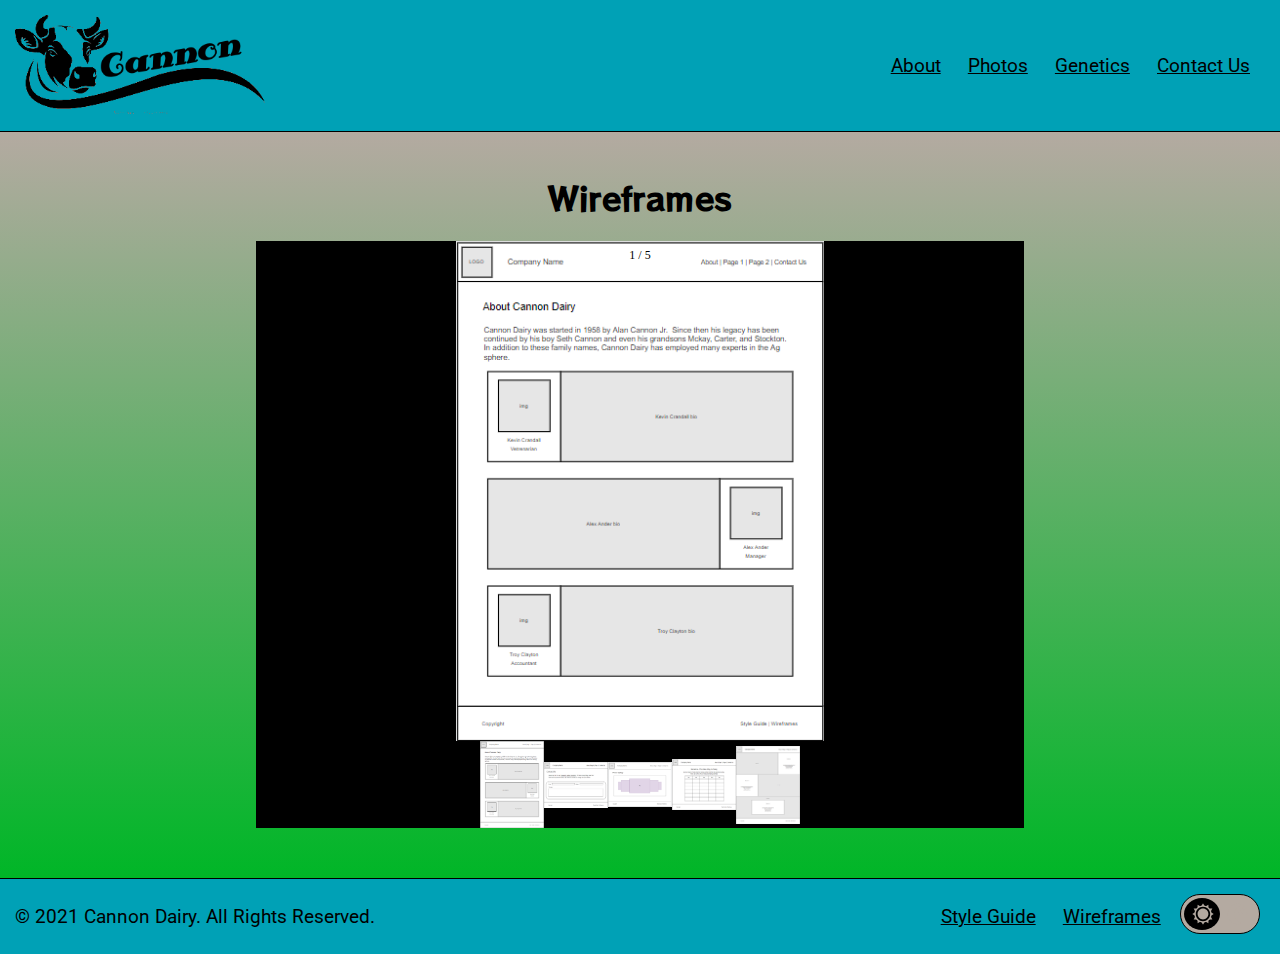
<file: wireframes.html>
<!doctype html>
<html lang="en">
<head>
    <meta charset="utf-8">
    <meta name="author" content="Stockton Cannon">
    <meta name="keywords" content="Dairy, Cannon, Cows, Farm, Ag, Agriculture, Idaho">
    <meta name="description" content="Main Website for Cannon Dairy">
    <meta name="viewport" content="width=device-width, initial-scale=1.0">
    <title>Wireframes</title>
    <link rel="preconnect" href="https://fonts.gstatic.com">
        <!-- YOU WILL EDIT THE CODE BELOW TO LOAD YOUR FONTS -->
    <link href="https://fonts.googleapis.com/css2?family=Roboto&family=RocknRoll+One&display=swap" rel="stylesheet">
    <link rel="stylesheet" href="css/normalize.css">
    <link rel="stylesheet" href="css/main.css">
    <script src="js/dark-mode.js"></script>
    <script src="js/gallery.js"></script>
</head>
<body>
    <header>
        <div id="logo-wrapper">
            <a href="index.html">
                <img src="assets/home/logo-final.png" id="logo" alt="logo">
            </a>
        </div>
        <nav>
            <ul>
                <li>
                    <a href="about.html">
                        About
                    </a>
                </li>
                <li>
                    <a href="photo-gallery.html">
                        Photos
                    </a>
                </li>
                <li>
                    <a href="genetics.html">
                        Genetics
                    </a>
                </li>
                <li>
                    <a href="contact-us.html">
                        Contact Us
                    </a>
                </li>
            </ul>
        </nav>
    </header>
    <main>

        <h1>Wireframes</h1>

        <!-- Container for the image gallery -->
            <div class="gallery">
    
                <!-- Full-width images with number text -->
                <div id="imgwindow">  
                    <div class="slides slideone">
                    <div class="numbertext">1 / 5</div>
                        <img src="assets/wireframes/About-Us-Wireframe.png" alt="wireframe 1">
                    </div>
                
                    <div class="slides">
                    <div class="numbertext">2 / 5</div>
                        <img src="assets/wireframes/contact-us-image.png" alt="wireframe 2">
                    </div>
                
                    <div class="slides">
                    <div class="numbertext">3 / 5</div>
                        <img src="assets/wireframes/photo.png" alt="wireframe 3">
                    </div>
                
                    <div class="slides">
                    <div class="numbertext">4 / 5</div>
                        <img src="assets/wireframes/wireframe-image-final.png" alt="wireframe 4">
                    </div>
                    
                    <div class="slides">
                    <div class="numbertext">5 / 5</div>
                        <img src="assets/wireframes/Genetics-Wireframe.png" alt="wireframe 5">
                    </div>
                        


                </div>  
    
            
                <!-- Thumbnail images -->
                <div class="gallery-options">
                    <div class="column">
                        <img class="demo cursor" src="assets/wireframes/About-Us-Wireframe.png" style="width:100%" onclick="currentSlide(1)" alt="demo wireframe 1">
                    </div>
                    <div class="column">
                        <img class="demo cursor" src="assets/wireframes/contact-us-image.png" style="width:100%" onclick="currentSlide(2)" alt="demo wireframe 2">
                    </div>
                    <div class="column">
                        <img class="demo cursor" src="assets/wireframes/photo.png" style="width:100%" onclick="currentSlide(3)" alt="demo wireframe 3">
                    </div>
                    <div class="column">
                        <img class="demo cursor" src="assets/wireframes/Genetics-Wireframe.png" style="width:100%" onclick="currentSlide(5)" alt="demo wireframe 4">
                    </div>
                    <div class="column">
                        <img class="demo cursor" src="assets/wireframes/wireframe-image-final.png" style="width:100%" onclick="currentSlide(4)" alt="demo wireframe 5">
                    </div>
                </div>
            </div>

    </main>
    <footer>
        <div id="legal">
            &copy; 2021 Cannon Dairy. All Rights Reserved.
        </div>
        <nav>
            <ul>
                <li>
                    <a href="style-guide.html">
                        Style Guide
                    </a>
                </li>
                <li>
                    <a href="wireframes.html">
                        Wireframes
                    </a>
                </li>
            </ul>
        </nav>
        <div id="dark-mode">
            <div class="icon" id="sun-icon">
                <svg xmlns="http://www.w3.org/2000/svg" width="24" height="24" viewBox="0 0 24 24"><path d="M22.088 13.126l1.912-1.126-1.912-1.126c-1.021-.602-1.372-1.91-.788-2.942l1.093-1.932-2.22-.02c-1.185-.01-2.143-.968-2.153-2.153l-.02-2.219-1.932 1.093c-1.031.583-2.34.233-2.941-.788l-1.127-1.913-1.127 1.913c-.602 1.021-1.91 1.372-2.941.788l-1.932-1.093-.02 2.219c-.01 1.185-.968 2.143-2.153 2.153l-2.22.02 1.093 1.932c.584 1.032.233 2.34-.788 2.942l-1.912 1.126 1.912 1.126c1.021.602 1.372 1.91.788 2.942l-1.093 1.932 2.22.02c1.185.01 2.143.968 2.153 2.153l.02 2.219 1.932-1.093c1.031-.583 2.34-.233 2.941.788l1.127 1.913 1.127-1.913c.602-1.021 1.91-1.372 2.941-.788l1.932 1.093.02-2.219c.011-1.185.969-2.143 2.153-2.153l2.22-.02-1.093-1.932c-.584-1.031-.234-2.34.788-2.942zm-10.117 6.874c-4.411 0-8-3.589-8-8s3.588-8 8-8 8 3.589 8 8-3.589 8-8 8zm6.029-8c0 3.313-2.687 6-6 6s-6-2.687-6-6 2.687-6 6-6 6 2.687 6 6z"/></svg>
            </div>
            <div id="tgl-wrapper">
                <input class="tgl" id="dark-mode-toggle" type="checkbox"/>
                <label class="tgl-btn" for="dark-mode-toggle"></label>
            </div>
            <div class="icon" id="moon-icon">
                <svg xmlns="http://www.w3.org/2000/svg" width="24" height="24" viewBox="0 0 24 24"><path d="M12 10.999c1.437.438 2.562 1.564 2.999 3.001.44-1.437 1.565-2.562 3.001-3-1.436-.439-2.561-1.563-3.001-3-.437 1.436-1.562 2.561-2.999 2.999zm8.001.001c.958.293 1.707 1.042 2 2.001.291-.959 1.042-1.709 1.999-2.001-.957-.292-1.707-1.042-2-2-.293.958-1.042 1.708-1.999 2zm-1-9c-.437 1.437-1.563 2.562-2.998 3.001 1.438.44 2.561 1.564 3.001 3.002.437-1.438 1.563-2.563 2.996-3.002-1.433-.437-2.559-1.564-2.999-3.001zm-7.001 22c-6.617 0-12-5.383-12-12s5.383-12 12-12c1.894 0 3.63.497 5.37 1.179-2.948.504-9.37 3.266-9.37 10.821 0 7.454 5.917 10.208 9.37 10.821-1.5.846-3.476 1.179-5.37 1.179z"/></svg>
            </div>
        </div>
    </footer>
</body>
</html>
</file>
<file: css/main.css>
:root {
    /* Settings */
    --font-family-headings:'RocknRoll One', sans-serif;
    --font-family-body: 'Roboto', sans-serif;
    --spacing: 15px;
    --heading-font-size: 2.5vw;
    --body-font-size: 1.5vw;
    --min-body-font-size: 10px;
    --font-size: 1.15rem;
    /* Normal Colors */
    --background-color:#B4AAA1;
    --alt-background-color: #00a1b6;
    --primary-color: #B0FF92;
    --alt-primary-color: #9AB63E;
    --border-color: black;
    --alt-font-color:black;
    /* Dark Mode Colors */
    --dark-background-color: #264040;
    --dark-alt-background-color: #0a1761;
    --dark-primary-color: #0fc527;
    --dark-alt-primary-color: #056111;
    --dark-border-color: white;
    --dark-alt-font-color:white;
}

html, body {
    margin: 0;
    padding: 0;
    width: 100%;
    height: 100%;
    text-rendering: optimizeLegibility;
}

body {
    display: flex;
    flex-direction: column;
    font-size: 62.5%;
}

header {
    display: grid;
    grid-template-rows: auto;
    grid-template-columns: auto 1fr;
    font-size: var(--font-size);
    padding: var(--spacing);
    border-bottom: 1px solid var(--border-color);
    color: var(--alt-font-color);
    background-color: var(--alt-background-color);
}

header a {
    color: var(--alt-font-color);
}

header nav {
    display: flex;
    align-items: center;
    margin-left: auto;
}

header nav ul {
    margin: 0;
    padding: 0;
    list-style-type: none;
}

header nav ul li {
    font-family: var(--font-family-body);
    font-size:var(--body-font-size);
    display: inline-block;
    padding: 7.5px;
    margin-right: 7.5px;
}


#logo {
    width: 250px;
    height: auto;
}

main {
    flex: 1;
    font-size: var(--font-size);
    padding: var(--spacing);
    color: var(--font-color);
    background: linear-gradient(0deg, rgba(0,182,39,1) 0%, rgba(180,170,161,1) 100%);
}

footer {
    display: grid;
    grid-template-rows: auto;
    grid-template-columns: auto 1fr auto;
    font-size: var(--font-size);
    border-top: 1px solid var(--border-color);
    padding: var(--spacing);
    color: var(--alt-font-color);
    background-color: var(--alt-background-color);
}

footer a {
    color: var(--alt-font-color);
}

footer #legal {
    font-family: var(--font-family-body);
    font-size:var(--body-font-size);
    grid-row: 1;
    grid-column: 1;
    display: flex;
    align-items: center;
}

footer nav {
    grid-row: 1;
    grid-column: 2;
    display: flex;
    align-items: center;
    margin-left: auto;
}

footer nav ul {
    margin: 0;
    padding: 0;
    list-style-type: none;
}

footer nav ul li {
    font-family: var(--font-family-body);
    font-size:var(--body-font-size);
    display: inline-block;
    padding: 7.5px;
    margin-right: 7.5px;

}

/*MY CHANGES*/

a:hover {
    color: var(--primary-color);
    
}

main {
    padding: 0;
}
.img75 {
    min-width: 400px;
    width: 100%;
    height: auto;
}
img {
    width: 100%;
    height: auto;
    display: block;
}
.gridimgleft {
    display: grid;
    grid-template-columns: 3fr 2fr;
    grid-template-rows: auto;
    grid-gap: 15px;
    margin-top: 20px;
    line-height: 0;
    
}

.gridimgright {
    display: grid;
    grid-template-columns: 2fr 3fr;
    grid-template-rows: auto;
    grid-gap: 15px;
    margin-top: 20px;
    margin-bottom: 20px;
    line-height: 0;
    
}
@media screen and (min-width:1200px) {
	#mid-hp-content{ margin-left: 200px; margin-right: 200px; }
}

.gridcardleft {
    display: grid;
    grid-template-columns: 1fr 4fr;
    grid-template-rows: auto;
    grid-gap: 25px;
    line-height: 0;
    margin-left: 200px;
    margin-right: 200px;
    margin-bottom: 25px;
}

.gridcardright {
    display: grid;
    grid-template-columns: 4fr 1fr;
    grid-template-rows: auto;
    grid-gap: 25px;
    line-height: 0;
    margin-left: 200px;
    margin-right: 200px;
    margin-bottom: 25px;
}
.card {
    background-color: var(--primary-color);
    box-shadow: 0 8px 16px 0 rgba(0,0,0,0.5);
    transition: 0.3s;
    border: 3px solid black;
}
  .card:hover {
    box-shadow: 0 16px 32px 0 rgba(0,0,0,0.75);
}

.cardfontheader {
    font-size: 18px;
    margin-top: 10px;
    margin-bottom: 0;
    padding: 0;
}
.cardfontcontent {
    font-size: 16px;
    margin-top: 10px;
    margin-bottom: 10px;
    padding: 0;
}

.bio {
    background-color: var(--primary-color);
    border: 3px solid black;
}

h1 {
    line-height: normal;
    text-align: center;
    padding-top: 20px;
    font-size: var(--heading-font-size);
    font-family:var(--font-family-headings);
}
h2 {
    line-height: normal;
    text-align: center;
    padding-top: 20px;
    font-size: var(--heading-font-size);
    font-family:var(--font-family-headings);
}
h3 {
    line-height: normal;
    text-align: center;
    padding-top: 20px;
    font-size: var(--heading-font-size);
    font-family:var(--font-family-headings);
}
h4 {
    line-height: normal;
    text-align: center;
    padding-top: 20px;
    font-size: var(--heading-font-size);
    font-family:var(--font-family-headings);
}
p {
   line-height: normal; 
   text-align:center;
   padding: 0;
   padding-top: 10px;
   font-family: var(--font-family-body);
}
p{ font-size:calc(12px + .8vw); }

@media screen and (min-width:1600px) {
	p{ font-size: 26px; }
}
.col1 {
    display: flex;
    align-items: center;
    justify-content: center;
    flex-direction: column;
    grid-column: 1;
    margin-left: auto;
    width: 100%;
    vertical-align: bottom;
    
    
}
.col2 {
    display: flex;
    align-items: center;
    justify-content: center;
    flex-direction: column;
    grid-column: 2;
    margin-right: auto;
    width: 100%;
    
}


.container {
    position: relative;
    margin-right: -15px;
    margin-left: -15px;
    margin-bottom: -20px;
}
/*}
.fit {
    object-fit: cover;
}*/

.text-box {
  position: absolute;
  top: 50%;
  left: 50%;
  width: 35%;
  height: 75%;
  transform: translate(-50%, -50%);
  background-color: rgba(176, 255, 146, .5);
  color: black;
  border: 2px solid black;
  padding-left: 20px;
  padding-right: 20px;
}
@media screen and (max-width:1000px) {
	.text-box{ height: 100%; width: 350px;}
    .gridcardleft {
        margin-left: 0;
        margin-right: 0;
    }
    
    .gridcardright {
        margin-left: 0;
        margin-right: 0;
    }
}

.box {
    border: 3px solid black;
    background-color: var(--primary-color);
}

.grow:hover {
    animation-name: grow;
    animation-duration: 20s;
    animation-timing-function: ease;
    animation-iteration-count: 1;
    z-index: 1;
}

@keyframes grow {
    0% {
      transform: scale(1);
    }
    10% {
      transform: scale(1.1);
    }
    100% {
      transform: scale(1);
    }
  }

/*CONTACT US PAGE*/

.top-form {
    display: grid;
    grid-template-columns: 1fr 4fr 1fr 4fr;
    grid-template-rows: auto;
    margin-left: auto;
    margin-right: auto;
    text-align: right;
    grid-gap: 10px;
}
.about-us-border {
    padding-left: 20%;
    padding-right: 20%;
}

.msglabel {
    margin-top: 20px;
    display: block;
    margin-bottom: 10px;
}

#message {
    width: 100%;
    height: 200px;
}
#contact-form-submit {
    margin-top: 10px;
    width: 100%;
    height: 60px;
    margin-bottom: 50px;
}

#contact-form-submit {
    background-color: var(--alt-background-color);
    box-shadow: 0 8px 16px 0 rgba(0,0,0,0.5);
    transition: 0.3s;
    border: 3px solid black;
    font-family: var(--font-family-headings);
    font-size: 30px;
}
#contact-form-submit:hover {
    box-shadow: 0 16px 32px 0 rgba(0,0,0,0.75);
    background-color: var(--alt-primary-color);
}

label {
    line-height: normal;
    font-size: var(--heading-font-size);
    font-family:var(--font-family-headings)
}

@media screen and (max-width:1000px) {
    .about-us-border {
    padding-left: 10%;
    padding-right: 10%;
    }
    label {
        font-size: var(--heading-font-size);
    }
}

/*PHOTO GALLERY START*/

#imgwindow {
    display: flex;
    background-color: black;
    padding-right: 10%;
    padding-left: 10%;
    
}

/* Position the image container (needed to position the left and right arrows) */
.gallery {
    position: relative;
    padding-left: 20%;
    padding-right: 20%;
  }

  @media screen and (max-width:1200px) {
    .gallery {
    padding-left: 10%;
    padding-right: 10%;
    }
}

  
  /* Hide the images by default */
  .slides {
    display: none;
    width: 100%;
    height: auto;
    max-height: 500px;
  }

  .slides img {
      height: auto;
      width: auto;
      max-height: 500px;
  }

  .slidecenter {
      justify-content: center;
  }

  .slideone {
      display: flex;
      justify-content: center;
  }

  .gallery-options {
      background-color: black;
      display: flex;
      align-items: center;
      justify-content: center;
      flex-wrap: wrap;
      margin-bottom: 50px;
  }
  
  /* Add a pointer when hovering over the thumbnail images */
  .cursor {
    cursor: pointer;
  }
  
  /* Next & previous buttons */
  .prev,
  .next {
    cursor: pointer;
    position: absolute;
    top: 40%;
    width: auto;
    padding: 16px;
    margin-top: -50px;
    color: white;
    font-weight: bold;
    font-size: 20px;
    border-radius: 0 3px 3px 0;
    user-select: none;
    -webkit-user-select: none;
  }
  
  /* Position the "next button" to the right */
  .next {
    right: 0;
    border-radius: 3px 0 0 3px;
  }
  
  /* On hover, add a black background color with a little bit see-through */
  .prev:hover,
  .next:hover {
    background-color: rgba(0, 0, 0, 0.8);
  }
  
  /* Number text (1/3 etc) */
  .numbertext {
    color: black;
    font-size: 12px;
    padding: 8px 12px;
    position: absolute;
    top: 0;
  }
  
  /* Container for image text */
  .caption-container {
    text-align: center;
    background-color: #222;
    padding: 2px 16px;
    color: white;
  }
  
  .row:after {
    content: "";
    display: table;
    clear: both;
  }
  
  /* Six columns side by side */
  .column {
    float: left;
    width: 8.333%;
    height: auto;
  }
  
  /* Add a transparency effect for thumnbail images */
  .demo {
    opacity: 1;
  }
  
  .active,
  .demo:hover {
    opacity: 0.6;
  }

  /*GENETICS*/
  table, th, td {
    border: 1px solid black;
    border-collapse: collapse;
    margin-left: auto;
    margin-right: auto;
    background-color: var(--primary-color);
    padding-left: 5px;
    padding-right: 5px;
    font-family: var(--font-family-body);
    font-size:var(--body-font-size);
  }

  table {
      text-align: center;
      margin-bottom: 40px;
  }
  
  @media screen and (max-width:1200px) {
    table, th, td {
        font-size: 18px;
    }
}

/*END OF MY CHANGES*/
footer #dark-mode {
    grid-row: 1;
    grid-column: 3;
}

footer #dark-mode .icon {
    position: relative;
    display: inline-block;
    z-index: 100;
    pointer-events: none;
}

footer #dark-mode .icon svg path {
    fill: var(--background-color);
}

footer #dark-mode #sun-icon svg {
    transform: scale(0.9);
    position: absolute;
    top: -32px;
    left: 15px;
}

footer #dark-mode #moon-icon svg {
    transform: scale(0.85);
    position: absolute;
    top: -32px;
    right: 15px;
}

footer #dark-mode #tgl-wrapper {
    display: inline-block;
}

footer #dark-mode #tgl-wrapper .tgl {
    display: none;
}

footer #dark-mode #tgl-wrapper .tgl, .tgl:after, .tgl:before, .tgl *, .tgl *:after, .tgl *:before, .tgl + .tgl-btn {
    box-sizing: border-box;
}

footer #dark-mode #tgl-wrapper .tgl::-moz-selection, .tgl:after::-moz-selection, .tgl:before::-moz-selection, .tgl *::-moz-selection, .tgl *:after::-moz-selection, .tgl *:before::-moz-selection, .tgl + .tgl-btn::-moz-selection {
    background: none;
}

footer #dark-mode #tgl-wrapper .tgl::selection, .tgl:after::selection, .tgl:before::selection, .tgl *::selection, .tgl *:after::selection, .tgl *:before::selection, .tgl + .tgl-btn::selection {
    background: none;
}

footer #dark-mode #tgl-wrapper .tgl + .tgl-btn {
    outline: 0;
    display: block;
    width: 80px;
    height: 40px;
    position: relative;
    cursor: pointer;
    -webkit-user-select: none;
    -moz-user-select: none;
    -ms-user-select: none;
    user-select: none;
    background-color: var(--background-color);
    border: 1px solid var(--border-color);
    border-radius: 30px;
    padding: 3px;
    transition: all 0.4s ease;
}

footer #dark-mode #tgl-wrapper .tgl + .tgl-btn:after, .tgl + .tgl-btn:before {
    position: relative;
    display: block;
    content: "";
    width: 50%;
    height: 100%;
}

footer #dark-mode #tgl-wrapper .tgl + .tgl-btn:after {
    left: 0;
    border-radius: 50%;
    background-color: var(--border-color);
    transition: all 0.2s ease;
}

footer #dark-mode #tgl-wrapper .tgl + .tgl-btn:before {
    display: none;
    transition: all 0.2s ease;
}

footer #dark-mode #tgl-wrapper .tgl:checked + .tgl-btn:after {
    left: 50%;
    transition: all 0.2s ease;
}

/*===========================================*\
  APPLY DARK MODE COLORS WHEN DARK MODE IS ON 
\*===========================================*/

body.dark-mode header {
    border-bottom: 1px solid var(--dark-border-color);
    color: var(--dark-alt-font-color);
    background-color: var(--dark-alt-background-color);
}

body.dark-mode header a {
    color: var(--dark-alt-font-color);
}


body.dark-mode footer {
    border-top: 1px solid var(--dark-border-color);
    color: var(--dark-alt-font-color);
    background-color: var(--dark-alt-background-color);
}

body.dark-mode footer a {
    color: var(--dark-alt-font-color);
}

body.dark-mode footer #dark-mode .icon svg path {
    fill: var(--dark-background-color);
}

body.dark-mode footer #dark-mode #tgl-wrapper .tgl + .tgl-btn {
    background-color: var(--dark-background-color);
    border: 1px solid var(--dark-border-color);
}

body.dark-mode footer #dark-mode #tgl-wrapper .tgl + .tgl-btn:after {
    background-color: var(--dark-border-color);
}

/*MY CHANGES*/

body.dark-mode main section {
    background-color: var(--dark-alt-background-color);
    color: white;
    border-color: white;
}

body.dark-mode header #logo {
    filter: invert(1);
}

body.dark-mode main {
    background: linear-gradient(0deg, rgb(1, 94, 21) 0%, rgb(3, 167, 44) 100%);
}

body.dark-mode main table td {
    background-color: var(--dark-alt-background-color);
    border-color: var(--dark-border-color);
    color: var(--dark-alt-font-color);
}

body.dark-mode main table th {
    background-color: var(--dark-alt-background-color);
    border-color: var(--dark-border-color);
    color: var(--dark-alt-font-color);
}

body.dark-mode main form #contact-form-submit {
    color: white;
    background-color: var(--dark-alt-background-color);
    box-shadow: 0 8px 16px 0 rgba(0,0,0,0.5);
    transition: 0.3s;
    border: 3px solid white;
}
body.dark-mode main form #contact-form-submit:hover {
    box-shadow: 0 16px 32px 0 rgba(0,0,0,0.75);
    background-color: var(--dark-alt-primary-color);
}

body.dark-mode main section .bio{
    background-color: var(--dark-alt-background-color);
    color: white;
    border-color: white;
}

body.dark-mode main section .card{
    background-color: var(--dark-alt-background-color);
    color: white;
    border-color: white;
}

body.dark-mode main section.gridcardleft{
    background-color: transparent;
}

body.dark-mode main section.gridcardright{
    background-color: transparent;
}
</file>
<file: css/style-guide.css>
/* YOU WILL EDIT ALL THE COLORS BELOW */
:root {
    /* Normal Colors */
    --background-color:#B4AAA1;
    --alt-background-color: #00a1b6;
    --primary-color: #B0FF92;
    --alt-primary-color: #9AB63E;
    --border-color: black;
    --alt-font-color:black;
    /* Dark Mode Colors */
    --dark-background-color: #264040;
    --dark-alt-background-color: #0a1761;
    --dark-primary-color: #0fc527;
    --dark-alt-primary-color: #056111;
    --dark-border-color: white;
    --dark-alt-font-color:white;
}

html, main {
    margin: 0;
    padding: 0;
    text-rendering: optimizeLegibility;
}


*,
*:before,
*:after {
  box-sizing: inherit;
}

main {
    font-size: 62.5%;
    padding: 2rem 1rem;
    text-align: center;
    font-family: 'Roboto', sans-serif; /* EDIT */
    background: linear-gradient(0deg, rgba(180,170,161,1) , rgba(0,182,39,1) 100%);
}

main h1 {
    margin-bottom: 3rem;
    font-size: 2.5rem;
    text-decoration: underline;
    text-align: center;
    font-family: 'RocknRoll One', sans-serif; /* EDIT */
}

main h2 {
    font-size: 1.75rem;
    font-family: 'RocknRoll One', sans-serif; /* EDIT */
}

main button {
    font-size: 1.15rem;
    padding: 0.75rem 1.5rem;
    color: var(--primary-color);
    border: 1px solid var(--primary-color);
    background-color: var(--alt-background-color);
    cursor: pointer;
    font-family: 'Roboto', sans-serif; /* EDIT */
}

main button:hover {
    background-color: var(--background-color);
}

main > div {
    text-align: left;
    font-size: 1.15rem;
    margin: 1rem auto;
    max-width: 750px;
    border-top: 1px solid var(--alt-background-color);
}

main > div:first-of-type {
    border-top: 0px transparent;
}

main div .color-wrapper .color {
    width: 100%;
    height: 150px;
    margin: 0.75rem 0;
    border: 1px solid var(--primary-color);
}

main > div:nth-of-type(1), main > div:nth-of-type(2) {
    display: grid;
    grid-template-rows: auto auto;
    grid-template-columns: 1fr 1fr 1fr 1fr;
    grid-column-gap: 15px;
}

main > div:nth-of-type(1) h2, main > div:nth-of-type(2) h2 {
    grid-row: 1;
    grid-column: 1/5;
}

main > div:nth-of-type(1) .color-wrapper:nth-of-type(1) .color {
    background-color: var(--background-color);
}

main > div:nth-of-type(1) .color-wrapper:nth-of-type(2) .color {
    background-color: var(--alt-background-color);
}

main > div:nth-of-type(1) .color-wrapper:nth-of-type(3) .color {
    background-color: var(--primary-color);
}

main > div:nth-of-type(1) .color-wrapper:nth-of-type(4) .color {
    background-color: var(--alt-primary-color);
}

main > div:nth-of-type(2) .color-wrapper:nth-of-type(1) .color {
    background-color: var(--dark-background-color);
}

main > div:nth-of-type(2) .color-wrapper:nth-of-type(2) .color {
    background-color: var(--dark-alt-background-color);
}

main > div:nth-of-type(2) .color-wrapper:nth-of-type(3) .color {
    background-color: var(--dark-primary-color);
}

main > div:nth-of-type(2) .color-wrapper:nth-of-type(4) .color {
    background-color: var(--dark-alt-primary-color);
}

main.dark-mode {
    background-color: var(--dark-background-color);
    color: var(--dark-primary-color);
}

main.dark-mode button {
    color: var(--dark-primary-color);
    border: 1px solid var(--dark-primary-color);
    background-color: var(--dark-alt-background-color);
}

main.dark-mode button:hover {
    background-color: var(--dark-background-color);
}

main.dark-mode > div {
    border-top: 1px solid var(--dark-alt-background-color);
}

main.dark-mode > div:first-of-type {
    border-top: 0px transparent;
}

main.dark-mode div .color-wrapper .color {
    border: 1px solid var(--dark-primary-color);
}
</file>
